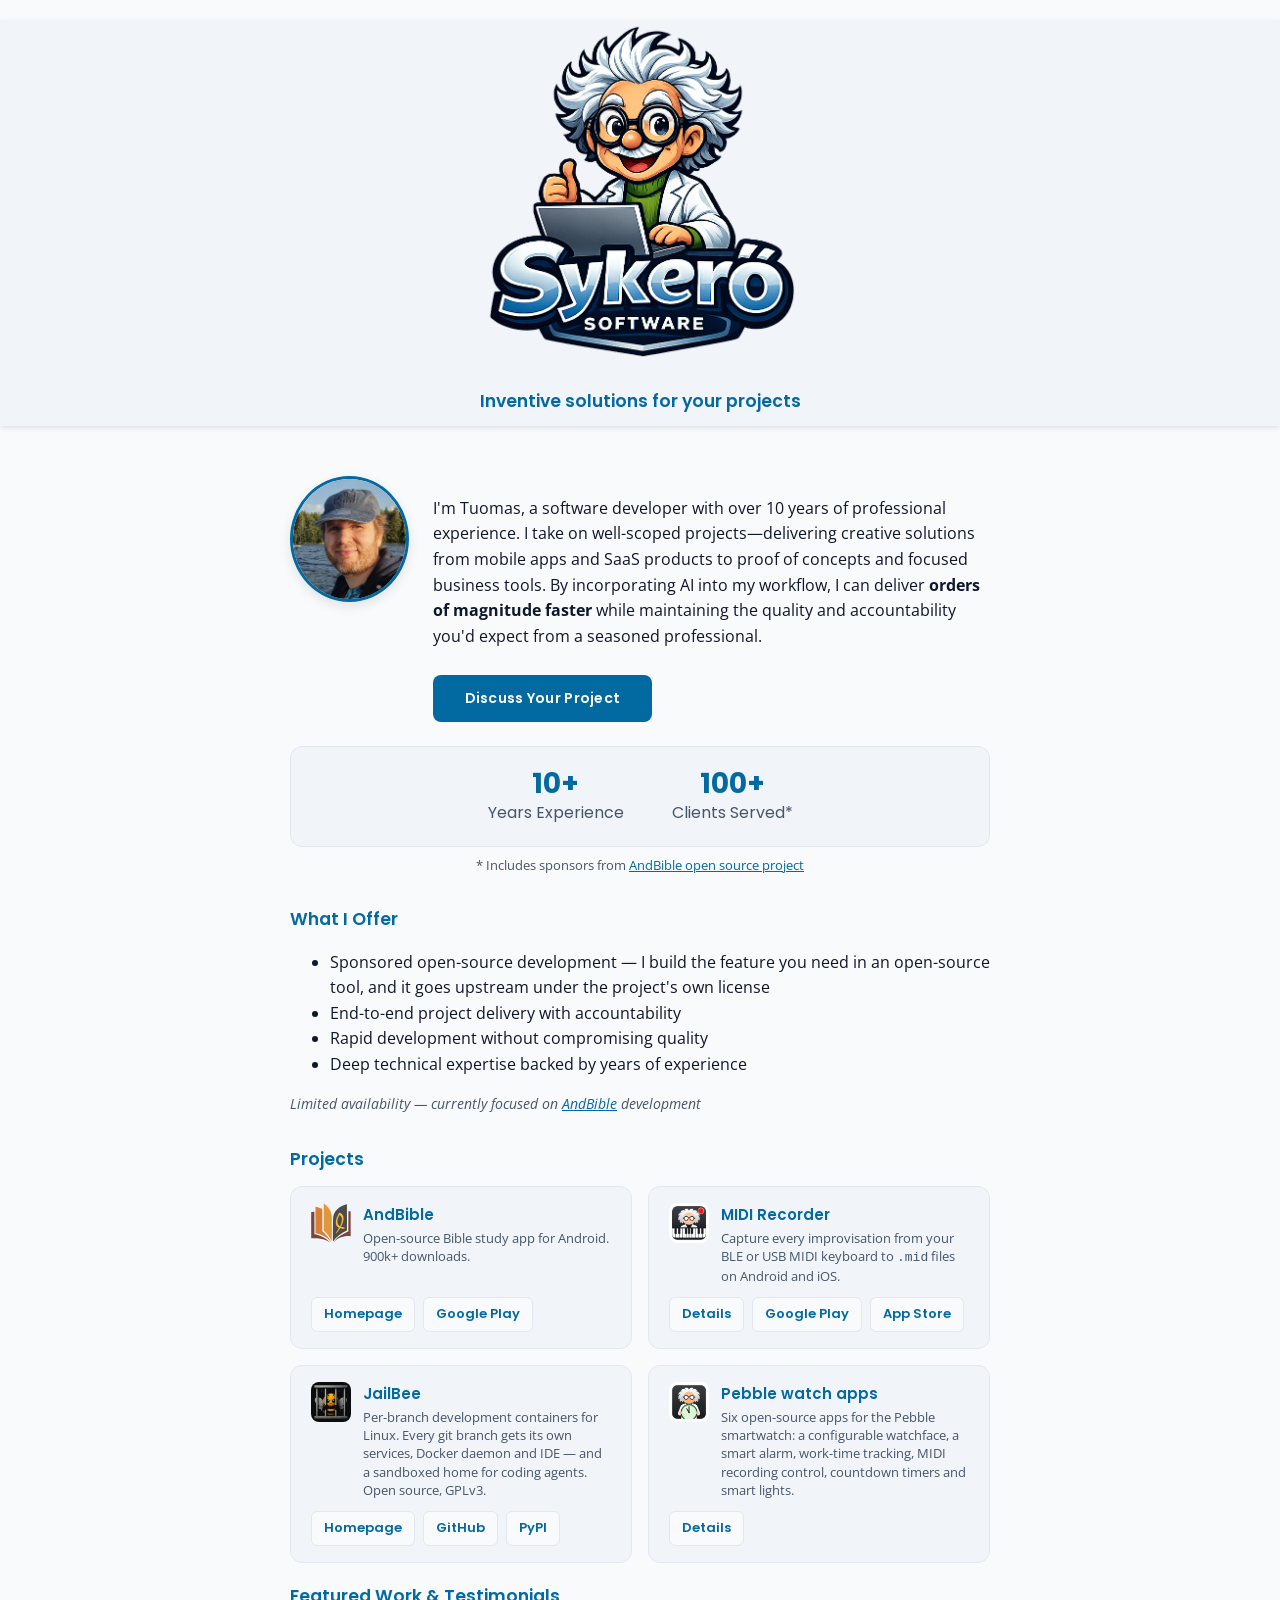
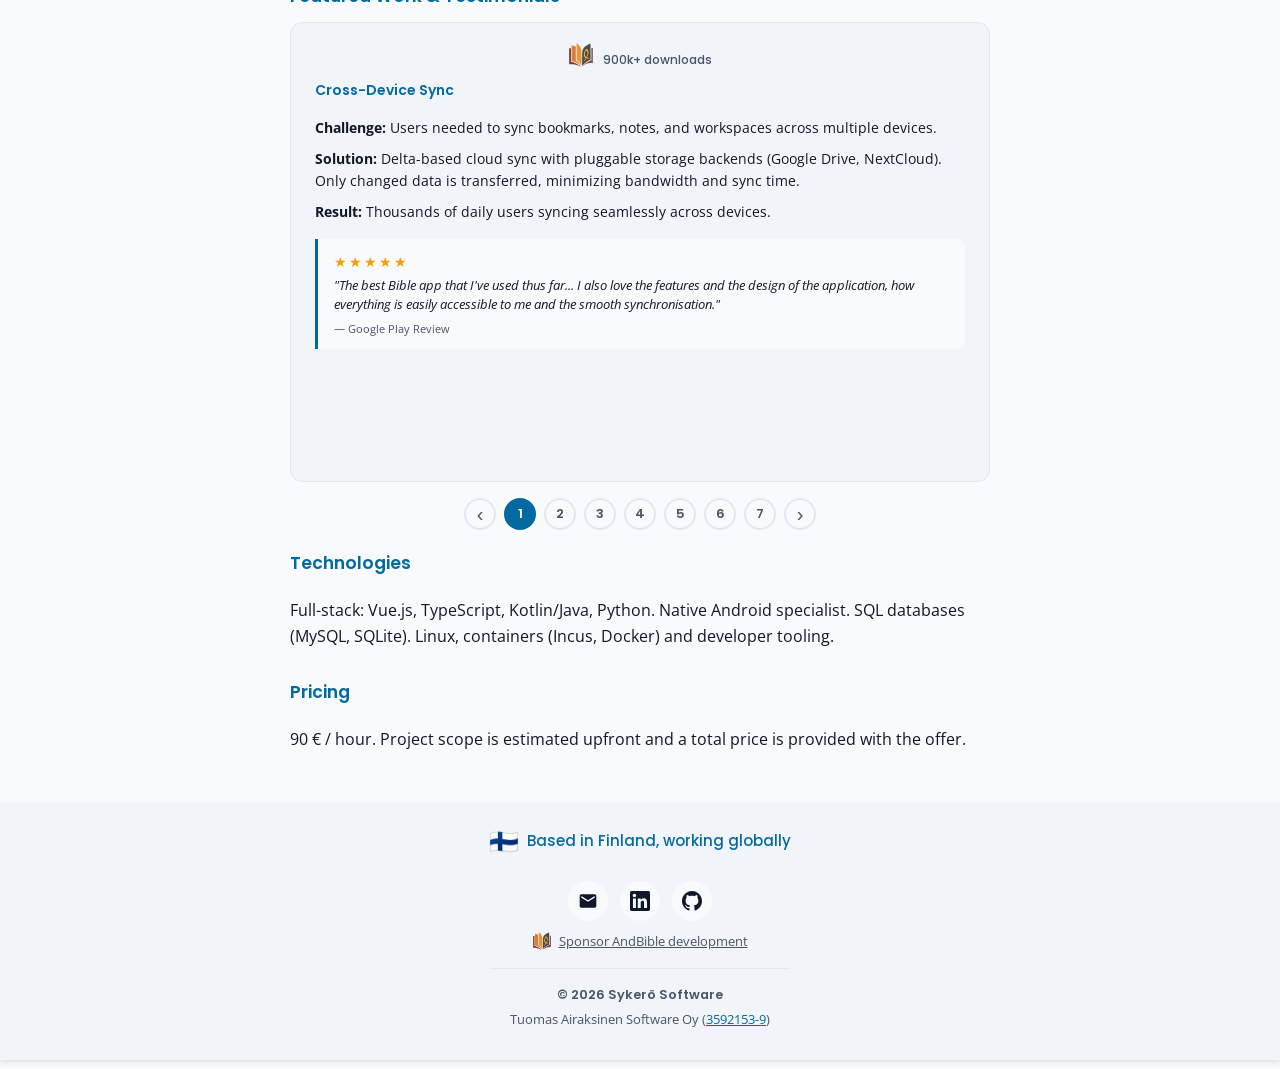
<file: index.html>
<!DOCTYPE html>
<html lang="en">
<head>
  <meta http-equiv="Content-Type" content="text/html; charset=utf-8"/>
  <meta name="viewport" content="width=device-width, initial-scale=1.0">

  <!-- Google tag (gtag.js) -->
  <script async src="https://www.googletagmanager.com/gtag/js?id=G-VLRV8C41C3"></script>
  <script>
    window.dataLayer = window.dataLayer || [];
    function gtag(){dataLayer.push(arguments);}
    gtag('js', new Date());
    gtag('config', 'G-VLRV8C41C3');
  </script>
  <meta name="description" content="Sykerö Software - Professional software development services. 10+ years of experience combined with AI-enhanced workflow for efficient, high-quality project delivery.">

  <title>Sykerö Software</title>

  <!-- Google Fonts -->
  <link rel="preconnect" href="https://fonts.googleapis.com">
  <link rel="preconnect" href="https://fonts.gstatic.com" crossorigin>
  <link href="https://fonts.googleapis.com/css2?family=Open+Sans:wght@400;600&family=Poppins:wght@500;600;700&display=swap" rel="stylesheet">

  <!-- Favicon -->
  <link rel="icon" type="image/x-icon" href="favicon.ico">
  <link rel="icon" type="image/png" sizes="32x32" href="favicon-32.png">

  <!-- Open Graph -->
  <meta property="og:title" content="Sykerö Software">
  <meta property="og:description" content="Professional software development services. 10+ years of experience combined with AI-enhanced workflow for efficient, high-quality project delivery.">
  <meta property="og:image" content="https://sykero.fi/sykerologo4.png">
  <meta property="og:url" content="https://sykero.fi">
  <meta property="og:type" content="website">

  <link rel="stylesheet" href="styles.css?v=20260420"/>
</head>
<body>
<header>
  <img src="sykerologo4.png" alt="Sykerö Software logo" class="logo"/>
  <h3>Inventive solutions for your projects</h3>
</header>
<div class="container">
  <div class="intro">
    <img src="naama.png" alt="Tuomas Airaksinen" class="profile-photo"/>
    <div class="intro-text">
      <p>I'm Tuomas, a software developer with over 10 years of professional experience.
        I take on well-scoped projects—delivering creative solutions from mobile apps and SaaS products to proof of concepts
        and focused business tools. By incorporating AI into my workflow, I can deliver
        <strong>orders of magnitude faster</strong> while maintaining the quality and accountability
        you'd expect from a seasoned professional.</p>
      <a href="mailto:tuomas@sykero.fi" class="cta-button">Discuss Your Project</a>
    </div>
  </div>

  <div class="stats-row">
    <div class="stat-item"><strong>10+</strong> Years Experience</div>
    <div class="stat-item"><strong>100+</strong> Clients Served*</div>
  </div>
  <p class="stats-note">* Includes sponsors from <a href="https://andbible.org/">AndBible open source project</a></p>

  <h3>What I Offer</h3>
  <ul>
    <li>Sponsored open-source development &mdash; I build the feature you need in an open-source tool, and it goes upstream under the project's own license</li>
    <li>End-to-end project delivery with accountability</li>
    <li>Rapid development without compromising quality</li>
    <li>Deep technical expertise backed by years of experience</li>
  </ul>
  <p class="availability-note">Limited availability — currently focused on <a href="https://andbible.org/">AndBible</a> development</p>

  <h3>Projects</h3>
  <div class="projects-grid">
    <div class="project-card">
      <div class="project-card-head">
        <img src="ablogo.svg" alt="AndBible" class="project-card-logo"/>
        <div>
          <h4>AndBible</h4>
          <p class="project-card-desc">Open-source Bible study app for Android. 900k+ downloads.</p>
        </div>
      </div>
      <div class="project-card-links">
        <a href="https://andbible.org/">Homepage</a>
        <a href="https://play.google.com/store/apps/details?id=net.bible.android.activity">Google Play</a>
      </div>
    </div>
    <div class="project-card">
      <div class="project-card-head">
        <img src="midirecorder-icon.png" alt="MIDI Recorder" class="project-card-logo project-card-logo-icon"/>
        <div>
          <h4>MIDI Recorder</h4>
          <p class="project-card-desc">Capture every improvisation from your BLE or USB MIDI keyboard to <code>.mid</code> files on Android and iOS.</p>
        </div>
      </div>
      <div class="project-card-links">
        <a href="midirecorder.html">Details</a>
        <a href="https://play.google.com/store/apps/details?id=fi.sykero.midirecorder">Google Play</a>
        <a href="https://apps.apple.com/us/app/midi-recorder-bluetooth-piano/id6784191099">App Store</a>
      </div>
    </div>
    <div class="project-card">
      <div class="project-card-head">
        <img src="jailbee-mark.png" alt="JailBee" class="project-card-logo project-card-logo-icon"/>
        <div>
          <h4>JailBee</h4>
          <p class="project-card-desc">Per-branch development containers for Linux. Every git branch gets its own services, Docker daemon and IDE &mdash; and a sandboxed home for coding agents. Open source, GPLv3.</p>
        </div>
      </div>
      <div class="project-card-links">
        <a href="https://jailbee.gisgro.io/">Homepage</a>
        <a href="https://github.com/VRTFinland/jailbee">GitHub</a>
        <a href="https://pypi.org/project/jailbee/">PyPI</a>
      </div>
    </div>
    <div class="project-card">
      <div class="project-card-head">
        <img src="pebble/timestyle-icon.png" alt="Pebble watch apps" class="project-card-logo project-card-logo-icon"/>
        <div>
          <h4>Pebble watch apps</h4>
          <p class="project-card-desc">Six open-source apps for the Pebble smartwatch: a configurable watchface, a smart alarm, work-time tracking, MIDI recording control, countdown timers and smart lights.</p>
        </div>
      </div>
      <div class="project-card-links">
        <a href="pebble.html">Details</a>
      </div>
    </div>
  </div>

  <h3>Featured Work & Testimonials</h3>
  <div class="case-carousel" id="case-carousel">
    <div class="case-study" id="case-1">
      <div class="case-header">
        <a href="https://andbible.org/"><img src="ablogo.svg" alt="AndBible" class="featured-logo"/></a>
        <span class="featured-stats">900k+ downloads</span>
      </div>
      <h4>Cross-Device Sync</h4>
      <p><strong>Challenge:</strong> Users needed to sync bookmarks, notes, and workspaces across multiple devices.</p>
      <p><strong>Solution:</strong> Delta-based cloud sync with pluggable storage backends (Google Drive, NextCloud). Only changed data is transferred, minimizing bandwidth and sync time.</p>
      <p><strong>Result:</strong> Thousands of daily users syncing seamlessly across devices.</p>
      <blockquote class="case-testimonial">
        <span class="stars">★★★★★</span>
        "The best Bible app that I've used thus far... I also love the features and the design of the application, how everything is easily accessible to me and the smooth synchronisation."
        <cite>— Google Play Review</cite>
      </blockquote>
    </div>

    <div class="case-study" id="case-2">
      <div class="case-header">
        <a href="https://andbible.org/"><img src="ablogo.svg" alt="AndBible" class="featured-logo"/></a>
        <span class="featured-stats">900k+ downloads</span>
      </div>
      <h4>Bookmarks & Highlights</h4>
      <p><strong>Challenge:</strong> Users needed a rich annotation system: highlights in different colors, notes, and organization by topic. Traditional apps only support whole-verse highlighting.</p>
      <p><strong>Solution:</strong> Character-level precision for text selection, overlapping highlights with CSS/SVG layers, label system for categorization, and StudyPad for collecting notes into documents.</p>
      <p><strong>Result:</strong> Flexible annotation system that scales to thousands of bookmarks with search, export, and cross-device sync.</p>
      <blockquote class="case-testimonial">
        <span class="stars">★★★★★</span>
        "Really appreciate the app... the ability to have personalized bookmarks and make personal notes. I also like the ability to backup the bookmarks and notes."
        <cite>— Google Play Review</cite>
      </blockquote>
    </div>

    <div class="case-study" id="case-3">
      <div class="case-header">
        <a href="https://andbible.org/"><img src="ablogo.svg" alt="AndBible" class="featured-logo"/></a>
        <span class="featured-stats">900k+ downloads</span>
      </div>
      <h4>EPUB Support</h4>
      <p><strong>Challenge:</strong> Users wanted to read EPUB books alongside Bible texts, but the existing architecture only supported specific formats.</p>
      <p><strong>Solution:</strong> Adapter pattern integration into the existing architecture. EPUB files appear as native objects—no changes needed to upper layers. Performance optimized via fragmentation, compression, and SQLite indexing.</p>
      <p><strong>Result:</strong> Seamless format support with full-text search. Same architecture now powers MySword and MyBible formats too.</p>
      <blockquote class="case-testimonial">
        <span class="stars">★★★★★</span>
        "Being able to add my own epubs and the scripture references auto hyperlink is wonderful!"
        <cite>— Google Play Review</cite>
      </blockquote>
    </div>

    <div class="case-study" id="case-4">
      <div class="case-header">
        <a href="https://andbible.org/"><img src="ablogo.svg" alt="AndBible" class="featured-logo"/></a>
        <span class="featured-stats">900k+ downloads</span>
      </div>
      <h4>Workspaces</h4>
      <p><strong>Challenge:</strong> Users needed to manage multiple study environments—for daily reading, deep analysis, and different contexts.</p>
      <p><strong>Solution:</strong> Workspaces feature: unlimited environments with their own windows, settings, and reading positions. Quick context switching with swipe gestures, drag-and-drop arrangement.</p>
      <p><strong>Result:</strong> Modern workspace concept for mobile Bible study. Users can customize environments for different needs.</p>
      <blockquote class="case-testimonial">
        <span class="stars">★★★★★</span>
        "Love the app, all the features are amazing. I love that you can hide highlights in different workspaces, so hard to find that feature!"
        <cite>— Google Play Review</cite>
      </blockquote>
    </div>

    <div class="case-study" id="case-5">
      <div class="case-header">
        <a href="https://andbible.org/"><img src="ablogo.svg" alt="AndBible" class="featured-logo"/></a>
        <span class="featured-stats">900k+ downloads</span>
      </div>
      <h4>Vue.js Rendering Engine</h4>
      <p><strong>Challenge:</strong> Complex XML data (OSIS, TEI formats) needed flexible rendering in a mobile app. Traditional solutions required heavy parsing or static template mappings.</p>
      <p><strong>Solution:</strong> Vue.js rendering system that transforms XML directly into Vue components dynamically. Modular architecture: each OSIS/TEI element is an independent component.</p>
      <p><strong>Result:</strong> Maintainable architecture that handles complex XML formats. Adding new features is straightforward—XML structure defines the UI.</p>
      <blockquote class="case-testimonial">
        <span class="stars">★★★★★</span>
        "Hands down, my favourite! Easy, quick, no loading... great customization, a single tap to open or close other documents."
        <cite>— Google Play Review</cite>
      </blockquote>
    </div>

    <div class="case-study" id="case-6">
      <div class="case-header">
        <a href="midirecorder.html"><img src="midirecorder-icon.png" alt="MIDI Recorder" class="featured-logo" style="border-radius: 6px;"/></a>
        <span class="featured-stats">New project</span>
      </div>
      <h4>MIDI Recorder — Real-time BLE &amp; USB MIDI capture</h4>
      <p><strong>Challenge:</strong> Help improvising musicians keep every spontaneous idea on tape. Record Bluetooth and USB MIDI keyboards directly to Standard MIDI Files on both Android and iOS, with accurate timing and no studio overhead.</p>
      <p><strong>Solution:</strong> A Kotlin Multiplatform core shared by both apps, with BLE timestamp-based tick computation (not wall-clock), silence-based auto-stop, first-note smart start, pedal-triggered start/stop, metronome, a live staff view with real-time chord analysis, and a home-screen mini view of the app on the launcher.</p>
      <p><strong>Result:</strong> A focused utility that plays nicely with any DAW — no accounts, no cloud lock-in, and every feature is free. Shipping on Google Play and the App Store. <a href="midirecorder.html">Read more &rarr;</a></p>
      <blockquote class="case-testimonial">
        <span class="stars">★★★★★</span>
        "Fantastic! Perfect notepad, automatic export to .mid, metronome. No crashes, easy to use, also accepts MIDI over Bluetooth. A real treat!"
        <cite>&mdash; Google Play Review</cite>
      </blockquote>
    </div>

    <div class="case-study" id="case-7">
      <div class="case-header">
        <a href="https://jailbee.gisgro.io/"><img src="jailbee-mark.png" alt="JailBee" class="featured-logo" style="border-radius: 6px;"/></a>
        <span class="featured-stats">Open source &middot; GPLv3</span>
      </div>
      <h4>JailBee &mdash; One container per branch</h4>
      <p><strong>Challenge:</strong> Working on several branches at once collapses into port conflicts, shared database state and twenty-minute branch switches. At the same time, AI coding agents need a real sandbox rather than trust: their reach into the machine and the network has to be bounded, or you cannot leave one working on its own.</p>
      <p><strong>Solution:</strong> Every branch gets its own Incus system container, cloned copy-on-write from a single golden image &mdash; its own services, its own Docker daemon, its own IDE and browser through Wayland passthrough. A git bridge moves commits straight between host and container, submodules included, a kernel-level egress allowlist bounds what the container can reach, and one dashboard covers every project.</p>
      <p><strong>Result:</strong> Several full stacks running in parallel on a single host, a new container up in about a minute, and coding agents left to work unattended behind a strict allowlist. Designed and built by me at GISGRO Oy, released as open source under GPLv3 and installable from PyPI. <a href="https://jailbee.gisgro.io/">jailbee.gisgro.io &rarr;</a></p>
    </div>
  </div>
  <div class="carousel-pagination">
    <button class="pagination-arrow" id="prev-btn" title="Previous">&#8249;</button>
    <button class="pagination-btn active" data-index="0" title="Cross-Device Sync">1</button>
    <button class="pagination-btn" data-index="1" title="Bookmarks & Highlights">2</button>
    <button class="pagination-btn" data-index="2" title="EPUB Support">3</button>
    <button class="pagination-btn" data-index="3" title="Workspaces">4</button>
    <button class="pagination-btn" data-index="4" title="Vue.js Rendering Engine">5</button>
    <button class="pagination-btn" data-index="5" title="MIDI Recorder">6</button>
    <button class="pagination-btn" data-index="6" title="JailBee">7</button>
    <button class="pagination-arrow" id="next-btn" title="Next">&#8250;</button>
  </div>

  <h3>Technologies</h3>
  <p>Full-stack: Vue.js, TypeScript, Kotlin/Java, Python. Native Android specialist. SQL databases (MySQL, SQLite). Linux, containers (Incus, Docker) and developer tooling.</p>

  <h3>Pricing</h3>
  <p>90 € / hour. Project scope is estimated upfront and a total price is provided with the offer.</p>
</div>
<footer>
  <div class="footer-contact">
    <p class="footer-location"><span class="flag">🇫🇮</span> Based in Finland, working globally</p>
  </div>
  <div class="social-links">
    <a href="mailto:tuomas@sykero.fi" title="Email" class="social-link">
      <svg viewBox="0 0 24 24" fill="currentColor">
        <path d="M20 4H4c-1.1 0-2 .9-2 2v12c0 1.1.9 2 2 2h16c1.1 0 2-.9 2-2V6c0-1.1-.9-2-2-2zm0 4l-8 5-8-5V6l8 5 8-5v2z"/>
      </svg>
    </a>
    <a href="https://www.linkedin.com/in/tuomasairaksinen/" title="LinkedIn" class="social-link">
      <svg viewBox="0 0 24 24" fill="currentColor">
        <path d="M20.447 20.452h-3.554v-5.569c0-1.328-.027-3.037-1.852-3.037-1.853 0-2.136 1.445-2.136 2.939v5.667H9.351V9h3.414v1.561h.046c.477-.9 1.637-1.85 3.37-1.85 3.601 0 4.267 2.37 4.267 5.455v6.286zM5.337 7.433c-1.144 0-2.063-.926-2.063-2.065 0-1.138.92-2.063 2.063-2.063 1.14 0 2.064.925 2.064 2.063 0 1.139-.925 2.065-2.064 2.065zm1.782 13.019H3.555V9h3.564v11.452zM22.225 0H1.771C.792 0 0 .774 0 1.729v20.542C0 23.227.792 24 1.771 24h20.451C23.2 24 24 23.227 24 22.271V1.729C24 .774 23.2 0 22.222 0h.003z"/>
      </svg>
    </a>
    <a href="https://github.com/tuomas2" title="GitHub" class="social-link">
      <svg viewBox="0 0 24 24" fill="currentColor">
        <path d="M12 0c-6.626 0-12 5.373-12 12 0 5.302 3.438 9.8 8.207 11.387.599.111.793-.261.793-.577v-2.234c-3.338.726-4.033-1.416-4.033-1.416-.546-1.387-1.333-1.756-1.333-1.756-1.089-.745.083-.729.083-.729 1.205.084 1.839 1.237 1.839 1.237 1.07 1.834 2.807 1.304 3.492.997.107-.775.418-1.305.762-1.604-2.665-.305-5.467-1.334-5.467-5.931 0-1.311.469-2.381 1.236-3.221-.124-.303-.535-1.524.117-3.176 0 0 1.008-.322 3.301 1.23.957-.266 1.983-.399 3.003-.404 1.02.005 2.047.138 3.006.404 2.291-1.552 3.297-1.23 3.297-1.23.653 1.653.242 2.874.118 3.176.77.84 1.235 1.911 1.235 3.221 0 4.609-2.807 5.624-5.479 5.921.43.372.823 1.102.823 2.222v3.293c0 .319.192.694.801.576 4.765-1.589 8.199-6.086 8.199-11.386 0-6.627-5.373-12-12-12z"/>
      </svg>
    </a>
  </div>
  <p class="footer-andbible"><img src="ablogo.svg" alt="" class="footer-andbible-logo"/><a href="https://shop.andbible.org/">Sponsor AndBible development</a></p>
  <div class="footer-text">
    <div class="footer-brand">© 2026 Sykerö Software</div>
    <div class="footer-legal">Tuomas Airaksinen Software Oy (<a href="https://tietopalvelu.ytj.fi/yritys/3592153-9">3592153-9</a>)</div>
  </div>
</footer>
<script>
(function() {
  const carousel = document.getElementById('case-carousel');
  const buttons = document.querySelectorAll('.pagination-btn');
  const cases = carousel.querySelectorAll('.case-study');
  const prevBtn = document.getElementById('prev-btn');
  const nextBtn = document.getElementById('next-btn');
  let currentIndex = 0;

  function goTo(index) {
    // Wrap around for cyclic navigation
    if (index < 0) index = cases.length - 1;
    if (index >= cases.length) index = 0;
    currentIndex = index;
    cases[index].scrollIntoView({ behavior: 'smooth', inline: 'start', block: 'nearest' });
    updateButtons();
  }

  function updateButtons() {
    buttons.forEach((btn, i) => {
      btn.classList.toggle('active', i === currentIndex);
    });
  }

  // Click handler for pagination buttons
  buttons.forEach(btn => {
    btn.addEventListener('click', () => {
      goTo(parseInt(btn.dataset.index));
    });
  });

  // Arrow buttons
  prevBtn.addEventListener('click', () => goTo(currentIndex - 1));
  nextBtn.addEventListener('click', () => goTo(currentIndex + 1));

  // Update active button on scroll
  carousel.addEventListener('scroll', () => {
    const scrollLeft = carousel.scrollLeft;
    const cardWidth = cases[0].offsetWidth + 16;
    currentIndex = Math.round(scrollLeft / cardWidth);
    updateButtons();
  });

  updateButtons();
})();
</script>
</body>
</html>
</file>
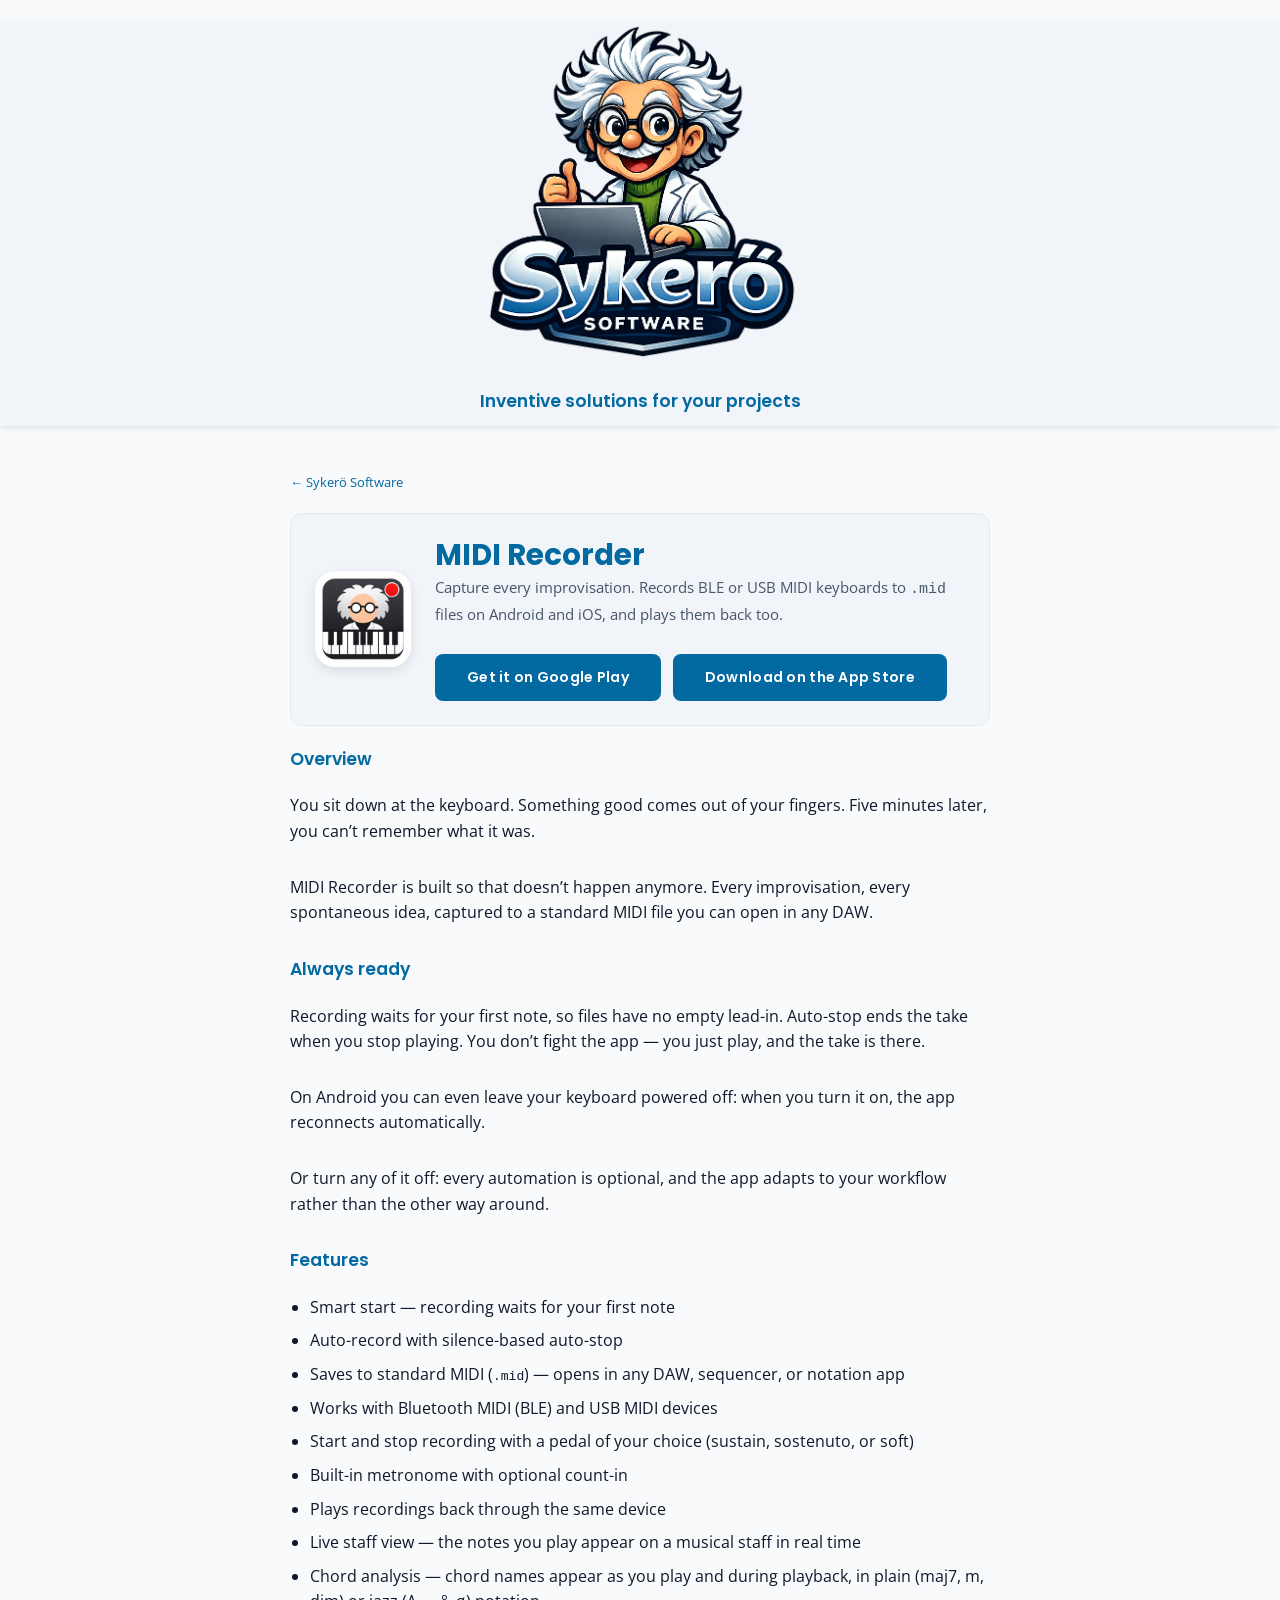
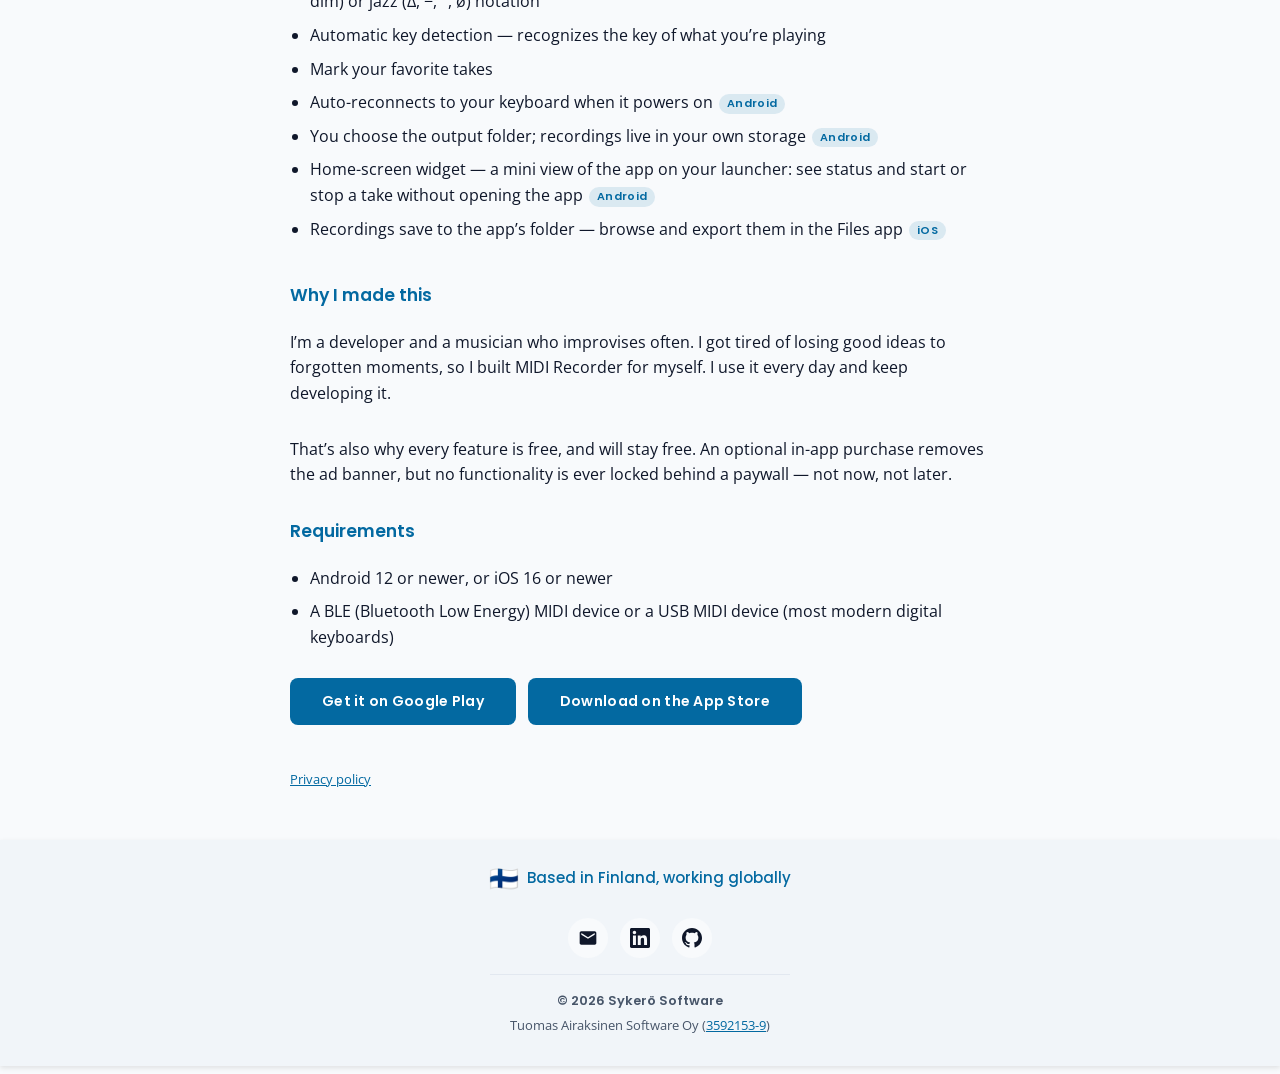
<file: midirecorder.html>
<!DOCTYPE html>
<html lang="en">
<head>
  <meta http-equiv="Content-Type" content="text/html; charset=utf-8"/>
  <meta name="viewport" content="width=device-width, initial-scale=1.0">

  <!-- Google tag (gtag.js) -->
  <script async src="https://www.googletagmanager.com/gtag/js?id=G-VLRV8C41C3"></script>
  <script>
    window.dataLayer = window.dataLayer || [];
    function gtag(){dataLayer.push(arguments);}
    gtag('js', new Date());
    gtag('config', 'G-VLRV8C41C3');
  </script>
  <meta name="description" content="MIDI Recorder for Android and iOS — capture every improvisation from your BLE or USB MIDI keyboard to a Standard MIDI File (.mid). Built by Sykerö Software.">

  <title>MIDI Recorder — Sykerö Software</title>

  <!-- Google Fonts -->
  <link rel="preconnect" href="https://fonts.googleapis.com">
  <link rel="preconnect" href="https://fonts.gstatic.com" crossorigin>
  <link href="https://fonts.googleapis.com/css2?family=Open+Sans:wght@400;600&family=Poppins:wght@500;600;700&display=swap" rel="stylesheet">

  <!-- Favicon -->
  <link rel="icon" type="image/x-icon" href="favicon.ico">
  <link rel="icon" type="image/png" sizes="32x32" href="favicon-32.png">

  <!-- Open Graph -->
  <meta property="og:title" content="MIDI Recorder — Sykerö Software">
  <meta property="og:description" content="Capture every improvisation. Records BLE or USB MIDI keyboards to Standard MIDI File (.mid) on Android and iOS, and plays them back through the same device.">
  <meta property="og:image" content="https://sykero.fi/midirecorder-icon.png">
  <meta property="og:url" content="https://sykero.fi/midirecorder.html">
  <meta property="og:type" content="website">

  <link rel="stylesheet" href="styles.css?v=20260420"/>
  <style>
    .project-hero {
      display: flex;
      align-items: center;
      gap: 24px;
      margin-top: 20px;
      padding: 24px;
      background-color: var(--highlight-background-color);
      border: 1px solid var(--border-color);
      border-radius: 12px;
    }
    .project-hero-icon {
      width: 96px;
      height: 96px;
      border-radius: 20px;
      flex-shrink: 0;
      box-shadow: 0 4px 12px rgba(0, 0, 0, 0.1);
    }
    .project-hero-text h1 {
      font-family: var(--font-heading);
      font-size: 22pt;
      font-weight: 700;
      color: var(--highlight-text-color);
      margin: 0;
      padding: 0 0 4px 0;
      line-height: 1.15;
    }
    .project-hero-text .tagline {
      font-size: 15px;
      color: var(--text-muted);
      margin: 0;
      padding: 0 0 12px 0;
    }
    .store-buttons {
      display: flex;
      flex-wrap: wrap;
      gap: 12px;
      margin-top: 16px;
    }
    .store-buttons .cta-button {
      margin-top: 0;
    }
    .feature-list {
      padding-left: 20px;
    }
    .feature-list li {
      padding: 4px 0;
    }
    .platform-note {
      display: inline-block;
      font-family: var(--font-heading);
      font-size: 11px;
      font-weight: 600;
      letter-spacing: 0.03em;
      color: var(--highlight-text-color);
      background-color: rgba(3, 105, 161, 0.12);
      border-radius: 999px;
      padding: 1px 8px;
      margin-left: 6px;
      white-space: nowrap;
      vertical-align: 1px;
    }
    .breadcrumb {
      font-size: 13px;
      color: var(--text-muted);
      padding: 16px 0 0 0;
    }
    .breadcrumb a {
      text-decoration: none;
    }
    @media (max-width: 600px) {
      .project-hero {
        flex-direction: column;
        text-align: center;
        gap: 16px;
      }
      .project-hero-icon {
        width: 80px;
        height: 80px;
      }
      .project-hero-text h1 {
        font-size: 18pt;
      }
      .store-buttons {
        justify-content: center;
      }
    }
  </style>
</head>
<body>
<header>
  <a href="index.html"><img src="sykerologo4.png" alt="Sykerö Software logo" class="logo"/></a>
  <h3>Inventive solutions for your projects</h3>
</header>
<div class="container">
  <p class="breadcrumb"><a href="index.html">&larr; Sykerö Software</a></p>

  <div class="project-hero">
    <img src="midirecorder-icon.png" alt="MIDI Recorder app icon" class="project-hero-icon"/>
    <div class="project-hero-text">
      <h1>MIDI Recorder</h1>
      <p class="tagline">Capture every improvisation. Records BLE or USB MIDI keyboards to <code>.mid</code> files on Android and iOS, and plays them back too.</p>
      <div class="store-buttons">
        <a href="https://play.google.com/store/apps/details?id=fi.sykero.midirecorder" class="cta-button">Get it on Google Play</a>
        <a href="https://apps.apple.com/us/app/midi-recorder-bluetooth-piano/id6784191099" class="cta-button">Download on the App Store</a>
      </div>
    </div>
  </div>

  <h3>Overview</h3>
  <p>You sit down at the keyboard. Something good comes out of your fingers. Five minutes later, you can’t remember what it was.</p>
  <p>MIDI Recorder is built so that doesn’t happen anymore. Every improvisation, every spontaneous idea, captured to a standard MIDI file you can open in any DAW.</p>

  <h3>Always ready</h3>
  <p>Recording waits for your first note, so files have no empty lead-in. Auto-stop ends the take when you stop playing. You don’t fight the app — you just play, and the take is there.</p>
  <p>On Android you can even leave your keyboard powered off: when you turn it on, the app reconnects automatically.</p>
  <p>Or turn any of it off: every automation is optional, and the app adapts to your workflow rather than the other way around.</p>

  <h3>Features</h3>
  <ul class="feature-list">
    <li>Smart start — recording waits for your first note</li>
    <li>Auto-record with silence-based auto-stop</li>
    <li>Saves to standard MIDI (<code>.mid</code>) — opens in any DAW, sequencer, or notation app</li>
    <li>Works with Bluetooth MIDI (BLE) and USB MIDI devices</li>
    <li>Start and stop recording with a pedal of your choice (sustain, sostenuto, or soft)</li>
    <li>Built-in metronome with optional count-in</li>
    <li>Plays recordings back through the same device</li>
    <li>Live staff view — the notes you play appear on a musical staff in real time</li>
    <li>Chord analysis — chord names appear as you play and during playback, in plain (maj7, m, dim) or jazz (Δ, −, °, ø) notation</li>
    <li>Automatic key detection — recognizes the key of what you’re playing</li>
    <li>Mark your favorite takes</li>
    <li>Auto-reconnects to your keyboard when it powers on<span class="platform-note">Android</span></li>
    <li>You choose the output folder; recordings live in your own storage<span class="platform-note">Android</span></li>
    <li>Home-screen widget — a mini view of the app on your launcher: see status and start or stop a take without opening the app<span class="platform-note">Android</span></li>
    <li>Recordings save to the app’s folder — browse and export them in the Files app<span class="platform-note">iOS</span></li>
  </ul>

  <h3>Why I made this</h3>
  <p>I’m a developer and a musician who improvises often. I got tired of losing good ideas to forgotten moments, so I built MIDI Recorder for myself. I use it every day and keep developing it.</p>
  <p>That’s also why every feature is free, and will stay free. An optional in-app purchase removes the ad banner, but no functionality is ever locked behind a paywall — not now, not later.</p>

  <h3>Requirements</h3>
  <ul class="feature-list">
    <li>Android 12 or newer, or iOS 16 or newer</li>
    <li>A BLE (Bluetooth Low Energy) MIDI device or a USB MIDI device (most modern digital keyboards)</li>
  </ul>

  <div class="store-buttons" style="margin-top: 24px;">
    <a href="https://play.google.com/store/apps/details?id=fi.sykero.midirecorder" class="cta-button">Get it on Google Play</a>
    <a href="https://apps.apple.com/us/app/midi-recorder-bluetooth-piano/id6784191099" class="cta-button">Download on the App Store</a>
  </div>

  <p style="margin-top: 24px; font-size: 13px; color: var(--text-muted);"><a href="midirecorder/privacy.html">Privacy policy</a></p>
</div>
<footer>
  <div class="footer-contact">
    <p class="footer-location"><span class="flag">&#127467;&#127470;</span> Based in Finland, working globally</p>
  </div>
  <div class="social-links">
    <a href="mailto:tuomas@sykero.fi" title="Email" class="social-link">
      <svg viewBox="0 0 24 24" fill="currentColor">
        <path d="M20 4H4c-1.1 0-2 .9-2 2v12c0 1.1.9 2 2 2h16c1.1 0 2-.9 2-2V6c0-1.1-.9-2-2-2zm0 4l-8 5-8-5V6l8 5 8-5v2z"/>
      </svg>
    </a>
    <a href="https://www.linkedin.com/in/tuomasairaksinen/" title="LinkedIn" class="social-link">
      <svg viewBox="0 0 24 24" fill="currentColor">
        <path d="M20.447 20.452h-3.554v-5.569c0-1.328-.027-3.037-1.852-3.037-1.853 0-2.136 1.445-2.136 2.939v5.667H9.351V9h3.414v1.561h.046c.477-.9 1.637-1.85 3.37-1.85 3.601 0 4.267 2.37 4.267 5.455v6.286zM5.337 7.433c-1.144 0-2.063-.926-2.063-2.065 0-1.138.92-2.063 2.063-2.063 1.14 0 2.064.925 2.064 2.063 0 1.139-.925 2.065-2.064 2.065zm1.782 13.019H3.555V9h3.564v11.452zM22.225 0H1.771C.792 0 0 .774 0 1.729v20.542C0 23.227.792 24 1.771 24h20.451C23.2 24 24 23.227 24 22.271V1.729C24 .774 23.2 0 22.222 0h.003z"/>
      </svg>
    </a>
    <a href="https://github.com/tuomas2" title="GitHub" class="social-link">
      <svg viewBox="0 0 24 24" fill="currentColor">
        <path d="M12 0c-6.626 0-12 5.373-12 12 0 5.302 3.438 9.8 8.207 11.387.599.111.793-.261.793-.577v-2.234c-3.338.726-4.033-1.416-4.033-1.416-.546-1.387-1.333-1.756-1.333-1.756-1.089-.745.083-.729.083-.729 1.205.084 1.839 1.237 1.839 1.237 1.07 1.834 2.807 1.304 3.492.997.107-.775.418-1.305.762-1.604-2.665-.305-5.467-1.334-5.467-5.931 0-1.311.469-2.381 1.236-3.221-.124-.303-.535-1.524.117-3.176 0 0 1.008-.322 3.301 1.23.957-.266 1.983-.399 3.003-.404 1.02.005 2.047.138 3.006.404 2.291-1.552 3.297-1.23 3.297-1.23.653 1.653.242 2.874.118 3.176.77.84 1.235 1.911 1.235 3.221 0 4.609-2.807 5.624-5.479 5.921.43.372.823 1.102.823 2.222v3.293c0 .319.192.694.801.576 4.765-1.589 8.199-6.086 8.199-11.386 0-6.627-5.373-12-12-12z"/>
      </svg>
    </a>
  </div>
  <div class="footer-text">
    <div class="footer-brand">&copy; 2026 Sykerö Software</div>
    <div class="footer-legal">Tuomas Airaksinen Software Oy (<a href="https://tietopalvelu.ytj.fi/yritys/3592153-9">3592153-9</a>)</div>
  </div>
</footer>
</body>
</html>
</file>
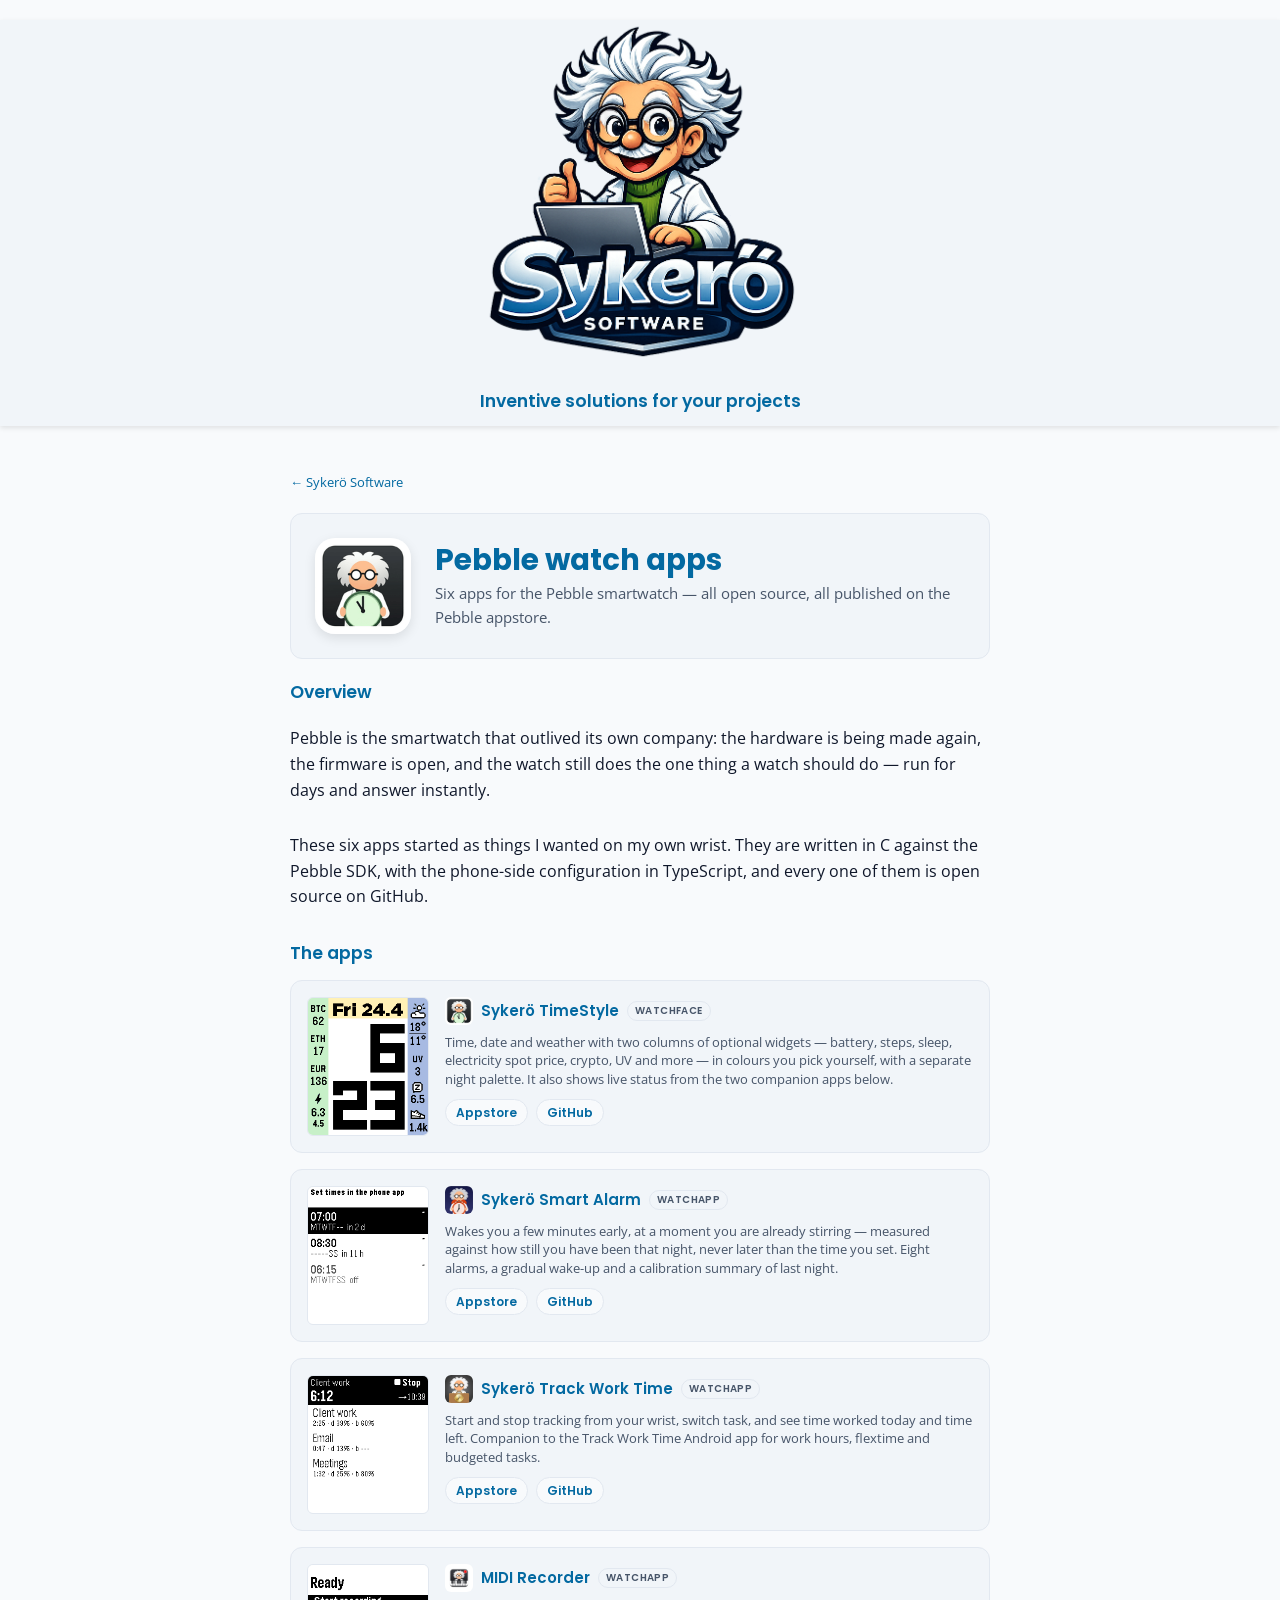
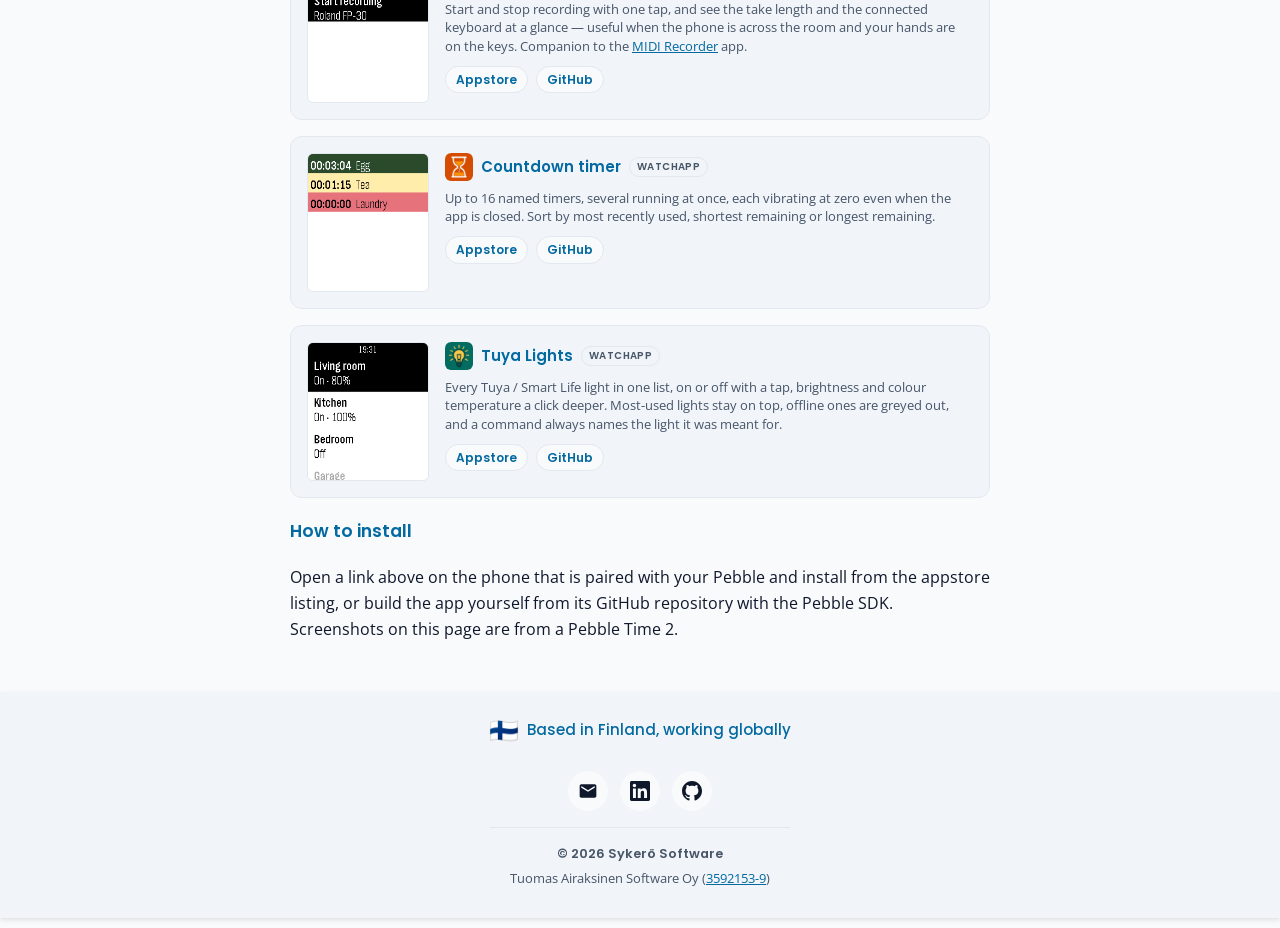
<file: pebble.html>
<!DOCTYPE html>
<html lang="en">
<head>
  <meta http-equiv="Content-Type" content="text/html; charset=utf-8"/>
  <meta name="viewport" content="width=device-width, initial-scale=1.0">

  <!-- Google tag (gtag.js) -->
  <script async src="https://www.googletagmanager.com/gtag/js?id=G-VLRV8C41C3"></script>
  <script>
    window.dataLayer = window.dataLayer || [];
    function gtag(){dataLayer.push(arguments);}
    gtag('js', new Date());
    gtag('config', 'G-VLRV8C41C3');
  </script>
  <meta name="description" content="Six open-source apps for the Pebble smartwatch — a configurable watchface, a smart alarm, work-time tracking, MIDI recording control, countdown timers and smart-light control. Built by Sykerö Software.">

  <title>Pebble watch apps — Sykerö Software</title>

  <!-- Google Fonts -->
  <link rel="preconnect" href="https://fonts.googleapis.com">
  <link rel="preconnect" href="https://fonts.gstatic.com" crossorigin>
  <link href="https://fonts.googleapis.com/css2?family=Open+Sans:wght@400;600&family=Poppins:wght@500;600;700&display=swap" rel="stylesheet">

  <!-- Favicon -->
  <link rel="icon" type="image/x-icon" href="favicon.ico">
  <link rel="icon" type="image/png" sizes="32x32" href="favicon-32.png">

  <!-- Open Graph -->
  <meta property="og:title" content="Pebble watch apps — Sykerö Software">
  <meta property="og:description" content="Six open-source apps for the Pebble smartwatch: a configurable watchface, a smart alarm, work-time tracking, MIDI recording control, countdown timers and smart-light control.">
  <meta property="og:image" content="https://sykero.fi/pebble/timestyle-icon.png">
  <meta property="og:url" content="https://sykero.fi/pebble.html">
  <meta property="og:type" content="website">

  <link rel="stylesheet" href="styles.css?v=20260420"/>
  <style>
    .project-hero {
      display: flex;
      align-items: center;
      gap: 24px;
      margin-top: 20px;
      padding: 24px;
      background-color: var(--highlight-background-color);
      border: 1px solid var(--border-color);
      border-radius: 12px;
    }
    .project-hero-icon {
      width: 96px;
      height: 96px;
      border-radius: 20px;
      flex-shrink: 0;
      box-shadow: 0 4px 12px rgba(0, 0, 0, 0.1);
    }
    .project-hero-text h1 {
      font-family: var(--font-heading);
      font-size: 22pt;
      font-weight: 700;
      color: var(--highlight-text-color);
      margin: 0;
      padding: 0 0 4px 0;
      line-height: 1.15;
    }
    .project-hero-text .tagline {
      font-size: 15px;
      color: var(--text-muted);
      margin: 0;
      padding: 0;
    }
    .breadcrumb {
      font-size: 13px;
      color: var(--text-muted);
      padding: 16px 0 0 0;
    }
    .breadcrumb a {
      text-decoration: none;
    }
    .app-grid {
      display: grid;
      grid-template-columns: 1fr;
      gap: 16px;
      margin-top: 12px;
    }
    .app-entry {
      display: flex;
      gap: 16px;
      padding: 16px;
      background-color: var(--highlight-background-color);
      border: 1px solid var(--border-color);
      border-radius: 12px;
    }
    .app-shot {
      width: 120px;
      height: 137px;
      flex-shrink: 0;
      border: 1px solid var(--border-color);
      border-radius: 6px;
      image-rendering: -webkit-optimize-contrast;
    }
    .app-body {
      min-width: 0;
    }
    .app-title {
      display: flex;
      align-items: center;
      flex-wrap: wrap;
      gap: 8px;
    }
    .app-title img {
      width: 28px;
      height: 28px;
      border-radius: 6px;
      flex-shrink: 0;
    }
    .app-title h4 {
      font-family: var(--font-heading);
      font-size: 15px;
      font-weight: 600;
      color: var(--highlight-text-color);
      margin: 0;
      padding: 0;
    }
    .app-kind {
      display: inline-block;
      font-family: var(--font-heading);
      font-size: 10px;
      font-weight: 600;
      letter-spacing: 0.04em;
      text-transform: uppercase;
      color: var(--text-muted);
      border: 1px solid var(--border-color);
      border-radius: 999px;
      padding: 1px 7px;
      white-space: nowrap;
    }
    .app-desc {
      font-size: 13px;
      line-height: 1.45;
      color: var(--text-muted);
      margin: 8px 0 0 0;
      padding: 0;
    }
    .app-links {
      display: flex;
      flex-wrap: wrap;
      gap: 8px;
      margin-top: 10px;
    }
    .app-links a {
      font-family: var(--font-heading);
      font-size: 12px;
      font-weight: 600;
      text-decoration: none;
      border: 1px solid var(--border-color);
      border-radius: 999px;
      padding: 3px 10px;
      background-color: var(--background-color);
    }
    @media (max-width: 600px) {
      .project-hero {
        flex-direction: column;
        text-align: center;
        gap: 16px;
      }
      .project-hero-icon {
        width: 80px;
        height: 80px;
      }
      .project-hero-text h1 {
        font-size: 18pt;
      }
    }
  </style>
</head>
<body>
<header>
  <a href="index.html"><img src="sykerologo4.png" alt="Sykerö Software logo" class="logo"/></a>
  <h3>Inventive solutions for your projects</h3>
</header>
<div class="container">
  <p class="breadcrumb"><a href="index.html">&larr; Sykerö Software</a></p>

  <div class="project-hero">
    <img src="pebble/timestyle-icon.png" alt="Sykerö TimeStyle app icon" class="project-hero-icon"/>
    <div class="project-hero-text">
      <h1>Pebble watch apps</h1>
      <p class="tagline">Six apps for the Pebble smartwatch &mdash; all open source, all published on the Pebble appstore.</p>
    </div>
  </div>

  <h3>Overview</h3>
  <p>Pebble is the smartwatch that outlived its own company: the hardware is being made again, the firmware is open, and the watch still does the one thing a watch should do &mdash; run for days and answer instantly.</p>
  <p>These six apps started as things I wanted on my own wrist. They are written in C against the Pebble SDK, with the phone-side configuration in TypeScript, and every one of them is open source on GitHub.</p>

  <h3>The apps</h3>
  <div class="app-grid">

    <div class="app-entry">
      <img src="pebble/timestyle-shot.png" alt="Sykerö TimeStyle on a Pebble Time 2" class="app-shot"/>
      <div class="app-body">
        <div class="app-title">
          <img src="pebble/timestyle-icon.png" alt=""/>
          <h4>Sykerö TimeStyle</h4>
          <span class="app-kind">Watchface</span>
        </div>
        <p class="app-desc">Time, date and weather with two columns of optional widgets &mdash; battery, steps, sleep, electricity spot price, crypto, UV and more &mdash; in colours you pick yourself, with a separate night palette. It also shows live status from the two companion apps below.</p>
        <div class="app-links">
          <a href="https://apps.repebble.com/66eceeb78146451aac714547">Appstore</a>
          <a href="https://github.com/Sykero-Software/TimeStylePebble">GitHub</a>
        </div>
      </div>
    </div>

    <div class="app-entry">
      <img src="pebble/smartalarm-shot.png" alt="Sykerö Smart Alarm alarm list" class="app-shot"/>
      <div class="app-body">
        <div class="app-title">
          <img src="pebble/smartalarm-icon.png" alt=""/>
          <h4>Sykerö Smart Alarm</h4>
          <span class="app-kind">Watchapp</span>
        </div>
        <p class="app-desc">Wakes you a few minutes early, at a moment you are already stirring &mdash; measured against how still you have been that night, never later than the time you set. Eight alarms, a gradual wake-up and a calibration summary of last night.</p>
        <div class="app-links">
          <a href="https://apps.repebble.com/a993645f974e4673a215a9e0">Appstore</a>
          <a href="https://github.com/Sykero-Software/PebbleSykeroAlarm">GitHub</a>
        </div>
      </div>
    </div>

    <div class="app-entry">
      <img src="pebble/trackworktime-shot.png" alt="Sykerö Track Work Time task list" class="app-shot"/>
      <div class="app-body">
        <div class="app-title">
          <img src="pebble/trackworktime-icon.png" alt=""/>
          <h4>Sykerö Track Work Time</h4>
          <span class="app-kind">Watchapp</span>
        </div>
        <p class="app-desc">Start and stop tracking from your wrist, switch task, and see time worked today and time left. Companion to the Track Work Time Android app for work hours, flextime and budgeted tasks.</p>
        <div class="app-links">
          <a href="https://apps.repebble.com/2c694894e79e439cb8db3033">Appstore</a>
          <a href="https://github.com/Sykero-Software/PebbleTrackWorkTime">GitHub</a>
        </div>
      </div>
    </div>

    <div class="app-entry">
      <img src="pebble/midirecorder-shot.png" alt="MIDI Recorder watchapp ready to record" class="app-shot"/>
      <div class="app-body">
        <div class="app-title">
          <img src="pebble/midirecorder-icon.png" alt=""/>
          <h4>MIDI Recorder</h4>
          <span class="app-kind">Watchapp</span>
        </div>
        <p class="app-desc">Start and stop recording with one tap, and see the take length and the connected keyboard at a glance &mdash; useful when the phone is across the room and your hands are on the keys. Companion to the <a href="midirecorder.html">MIDI Recorder</a> app.</p>
        <div class="app-links">
          <a href="https://apps.repebble.com/4e0ab343fe694b889ef1808d">Appstore</a>
          <a href="https://github.com/Sykero-Software/PebbleMidiRecorder">GitHub</a>
        </div>
      </div>
    </div>

    <div class="app-entry">
      <img src="pebble/countdown-shot.png" alt="Countdown timer list on a Pebble" class="app-shot"/>
      <div class="app-body">
        <div class="app-title">
          <img src="pebble/countdown-icon.png" alt=""/>
          <h4>Countdown timer</h4>
          <span class="app-kind">Watchapp</span>
        </div>
        <p class="app-desc">Up to 16 named timers, several running at once, each vibrating at zero even when the app is closed. Sort by most recently used, shortest remaining or longest remaining.</p>
        <div class="app-links">
          <a href="https://apps.repebble.com/c1e3e132dae74bbcaf1a8320">Appstore</a>
          <a href="https://github.com/Sykero-Software/PebbleCountdownTimer">GitHub</a>
        </div>
      </div>
    </div>

    <div class="app-entry">
      <img src="pebble/tuya-shot.png" alt="Tuya Lights list of smart lights" class="app-shot"/>
      <div class="app-body">
        <div class="app-title">
          <img src="pebble/tuya-icon.png" alt=""/>
          <h4>Tuya Lights</h4>
          <span class="app-kind">Watchapp</span>
        </div>
        <p class="app-desc">Every Tuya / Smart Life light in one list, on or off with a tap, brightness and colour temperature a click deeper. Most-used lights stay on top, offline ones are greyed out, and a command always names the light it was meant for.</p>
        <div class="app-links">
          <a href="https://apps.repebble.com/dfc4441530f946c895d73257">Appstore</a>
          <a href="https://github.com/Sykero-Software/PebbleTuyaControl">GitHub</a>
        </div>
      </div>
    </div>

  </div>

  <h3>How to install</h3>
  <p>Open a link above on the phone that is paired with your Pebble and install from the appstore listing, or build the app yourself from its GitHub repository with the Pebble SDK. Screenshots on this page are from a Pebble Time 2.</p>
</div>
<footer>
  <div class="footer-contact">
    <p class="footer-location"><span class="flag">&#127467;&#127470;</span> Based in Finland, working globally</p>
  </div>
  <div class="social-links">
    <a href="mailto:tuomas@sykero.fi" title="Email" class="social-link">
      <svg viewBox="0 0 24 24" fill="currentColor">
        <path d="M20 4H4c-1.1 0-2 .9-2 2v12c0 1.1.9 2 2 2h16c1.1 0 2-.9 2-2V6c0-1.1-.9-2-2-2zm0 4l-8 5-8-5V6l8 5 8-5v2z"/>
      </svg>
    </a>
    <a href="https://www.linkedin.com/in/tuomasairaksinen/" title="LinkedIn" class="social-link">
      <svg viewBox="0 0 24 24" fill="currentColor">
        <path d="M20.447 20.452h-3.554v-5.569c0-1.328-.027-3.037-1.852-3.037-1.853 0-2.136 1.445-2.136 2.939v5.667H9.351V9h3.414v1.561h.046c.477-.9 1.637-1.85 3.37-1.85 3.601 0 4.267 2.37 4.267 5.455v6.286zM5.337 7.433c-1.144 0-2.063-.926-2.063-2.065 0-1.138.92-2.063 2.063-2.063 1.14 0 2.064.925 2.064 2.063 0 1.139-.925 2.065-2.064 2.065zm1.782 13.019H3.555V9h3.564v11.452zM22.225 0H1.771C.792 0 0 .774 0 1.729v20.542C0 23.227.792 24 1.771 24h20.451C23.2 24 24 23.227 24 22.271V1.729C24 .774 23.2 0 22.222 0h.003z"/>
      </svg>
    </a>
    <a href="https://github.com/tuomas2" title="GitHub" class="social-link">
      <svg viewBox="0 0 24 24" fill="currentColor">
        <path d="M12 0c-6.626 0-12 5.373-12 12 0 5.302 3.438 9.8 8.207 11.387.599.111.793-.261.793-.577v-2.234c-3.338.726-4.033-1.416-4.033-1.416-.546-1.387-1.333-1.756-1.333-1.756-1.089-.745.083-.729.083-.729 1.205.084 1.839 1.237 1.839 1.237 1.07 1.834 2.807 1.304 3.492.997.107-.775.418-1.305.762-1.604-2.665-.305-5.467-1.334-5.467-5.931 0-1.311.469-2.381 1.236-3.221-.124-.303-.535-1.524.117-3.176 0 0 1.008-.322 3.301 1.23.957-.266 1.983-.399 3.003-.404 1.02.005 2.047.138 3.006.404 2.291-1.552 3.297-1.23 3.297-1.23.653 1.653.242 2.874.118 3.176.77.84 1.235 1.911 1.235 3.221 0 4.609-2.807 5.624-5.479 5.921.43.372.823 1.102.823 2.222v3.293c0 .319.192.694.801.576 4.765-1.589 8.199-6.086 8.199-11.386 0-6.627-5.373-12-12-12z"/>
      </svg>
    </a>
  </div>
  <div class="footer-text">
    <div class="footer-brand">&copy; 2026 Sykerö Software</div>
    <div class="footer-legal">Tuomas Airaksinen Software Oy (<a href="https://tietopalvelu.ytj.fi/yritys/3592153-9">3592153-9</a>)</div>
  </div>
</footer>
</body>
</html>
</file>
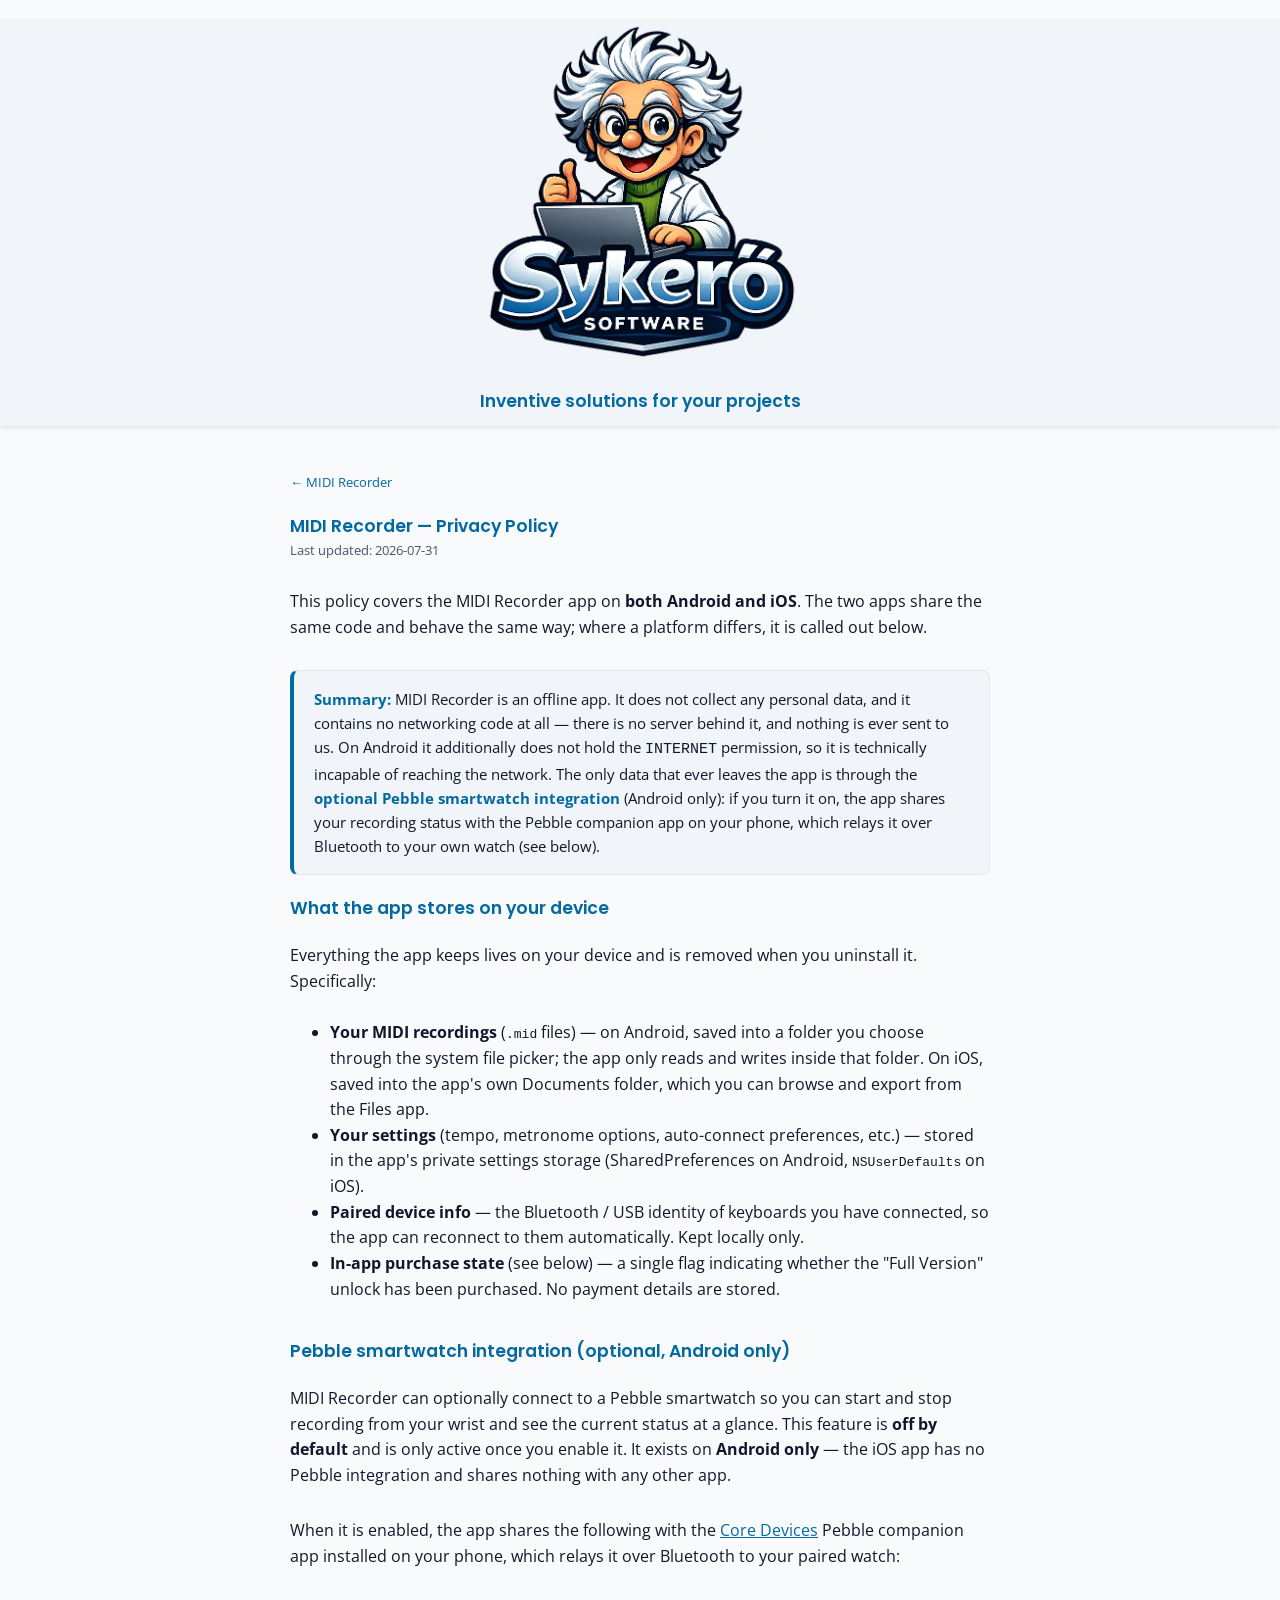
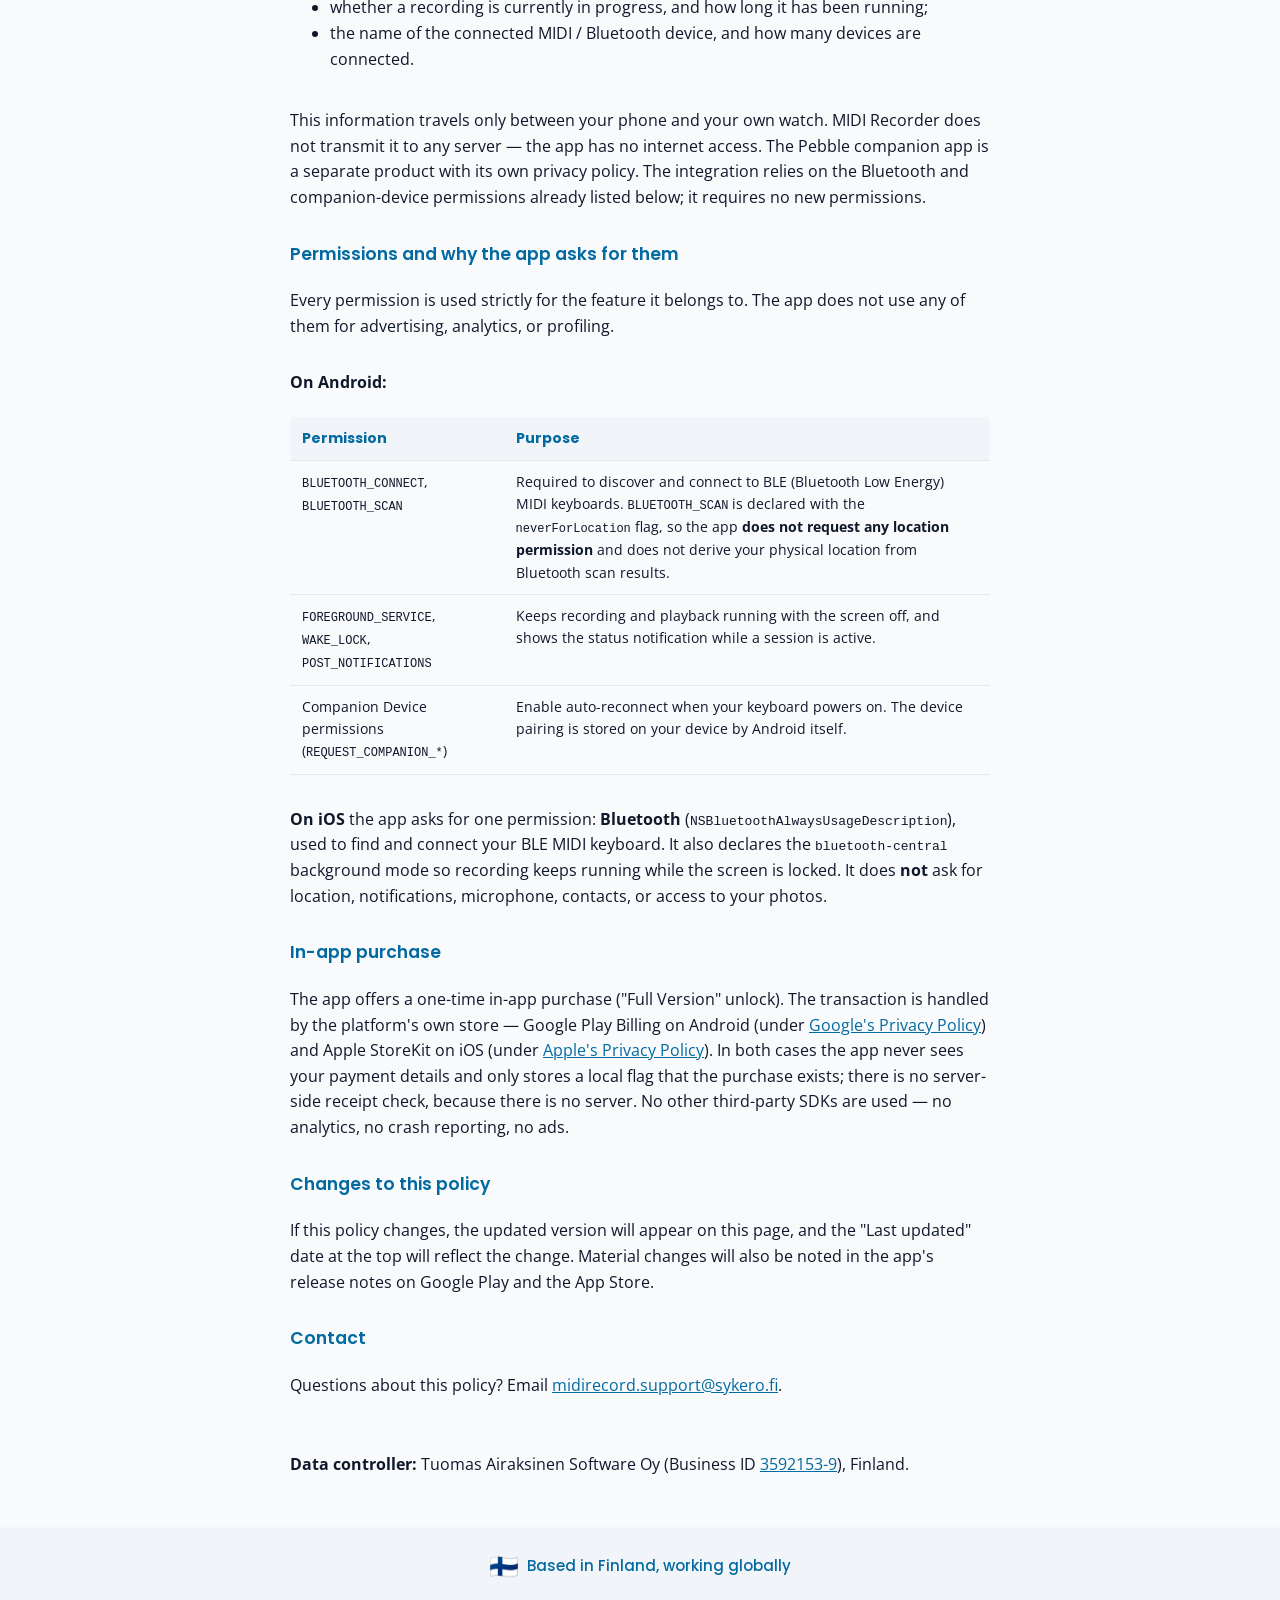
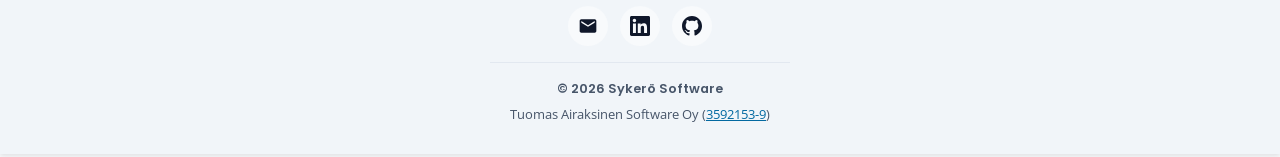
<file: midirecorder/privacy.html>
<!DOCTYPE html>
<html lang="en">
<head>
  <meta http-equiv="Content-Type" content="text/html; charset=utf-8"/>
  <meta name="viewport" content="width=device-width, initial-scale=1.0">

  <!-- Google tag (gtag.js) -->
  <script async src="https://www.googletagmanager.com/gtag/js?id=G-VLRV8C41C3"></script>
  <script>
    window.dataLayer = window.dataLayer || [];
    function gtag(){dataLayer.push(arguments);}
    gtag('js', new Date());
    gtag('config', 'G-VLRV8C41C3');
  </script>
  <meta name="description" content="Privacy policy for the MIDI Recorder app for Android and iOS by Sykerö Software. The app is offline and collects no personal data.">

  <title>MIDI Recorder — Privacy Policy</title>

  <!-- Google Fonts -->
  <link rel="preconnect" href="https://fonts.googleapis.com">
  <link rel="preconnect" href="https://fonts.gstatic.com" crossorigin>
  <link href="https://fonts.googleapis.com/css2?family=Open+Sans:wght@400;600&family=Poppins:wght@500;600;700&display=swap" rel="stylesheet">

  <!-- Favicon -->
  <link rel="icon" type="image/x-icon" href="../favicon.ico">
  <link rel="icon" type="image/png" sizes="32x32" href="../favicon-32.png">

  <link rel="stylesheet" href="../styles.css?v=20260420"/>
  <style>
    .privacy-summary {
      background-color: var(--highlight-background-color);
      border: 1px solid var(--border-color);
      border-left: 4px solid var(--accent-color);
      border-radius: 8px;
      padding: 16px 20px;
      margin-top: 20px;
      font-size: 15px;
    }
    .privacy-summary strong {
      color: var(--highlight-text-color);
    }
    .breadcrumb {
      font-size: 13px;
      color: var(--text-muted);
      padding: 16px 0 0 0;
    }
    .breadcrumb a {
      text-decoration: none;
    }
    .container h4 {
      font-family: var(--font-heading);
      font-size: 14px;
      font-weight: 600;
      color: var(--highlight-text-color);
      margin: 16px 0 4px 0;
      padding: 0;
    }
    .last-updated {
      font-size: 13px;
      color: var(--text-muted);
      padding: 0;
      margin: 0 0 8px 0;
    }
    .permission-table {
      width: 100%;
      border-collapse: collapse;
      margin: 12px 0;
      font-size: 14px;
    }
    .permission-table th, .permission-table td {
      text-align: left;
      padding: 10px 12px;
      border-bottom: 1px solid var(--border-color);
      vertical-align: top;
    }
    .permission-table th {
      font-family: var(--font-heading);
      background-color: var(--highlight-background-color);
      color: var(--highlight-text-color);
    }
    .permission-table code {
      font-size: 12px;
    }
    @media (max-width: 600px) {
      .permission-table, .permission-table thead, .permission-table tbody,
      .permission-table tr, .permission-table th, .permission-table td {
        display: block;
      }
      .permission-table th {
        border-bottom: 2px solid var(--accent-color);
      }
      .permission-table td {
        border-bottom: 1px solid var(--border-color);
        padding: 8px 0;
      }
      .permission-table td:first-child {
        font-weight: 600;
        color: var(--highlight-text-color);
        padding-top: 12px;
      }
    }
  </style>
</head>
<body>
<header>
  <a href="../index.html"><img src="../sykerologo4.png" alt="Sykerö Software logo" class="logo"/></a>
  <h3>Inventive solutions for your projects</h3>
</header>
<div class="container">
  <p class="breadcrumb"><a href="../midirecorder.html">&larr; MIDI Recorder</a></p>

  <h3>MIDI Recorder — Privacy Policy</h3>
  <p class="last-updated">Last updated: 2026-07-31</p>

  <p>This policy covers the MIDI Recorder app on <strong>both Android and iOS</strong>. The two apps share the same code and behave the same way; where a platform differs, it is called out below.</p>

  <div class="privacy-summary">
    <strong>Summary:</strong> MIDI Recorder is an offline app. It does not collect any personal data, and it contains no networking code at all &mdash; there is no server behind it, and nothing is ever sent to us. On Android it additionally does not hold the <code>INTERNET</code> permission, so it is technically incapable of reaching the network. The only data that ever leaves the app is through the <strong>optional Pebble smartwatch integration</strong> (Android only): if you turn it on, the app shares your recording status with the Pebble companion app on your phone, which relays it over Bluetooth to your own watch (see below).
  </div>

  <h3>What the app stores on your device</h3>
  <p>Everything the app keeps lives on your device and is removed when you uninstall it. Specifically:</p>
  <ul>
    <li><strong>Your MIDI recordings</strong> (<code>.mid</code> files) &mdash; on Android, saved into a folder you choose through the system file picker; the app only reads and writes inside that folder. On iOS, saved into the app's own Documents folder, which you can browse and export from the Files app.</li>
    <li><strong>Your settings</strong> (tempo, metronome options, auto-connect preferences, etc.) &mdash; stored in the app's private settings storage (SharedPreferences on Android, <code>NSUserDefaults</code> on iOS).</li>
    <li><strong>Paired device info</strong> &mdash; the Bluetooth / USB identity of keyboards you have connected, so the app can reconnect to them automatically. Kept locally only.</li>
    <li><strong>In-app purchase state</strong> (see below) &mdash; a single flag indicating whether the "Full Version" unlock has been purchased. No payment details are stored.</li>
  </ul>

  <h3>Pebble smartwatch integration (optional, Android only)</h3>
  <p>MIDI Recorder can optionally connect to a Pebble smartwatch so you can start and stop recording from your wrist and see the current status at a glance. This feature is <strong>off by default</strong> and is only active once you enable it. It exists on <strong>Android only</strong> &mdash; the iOS app has no Pebble integration and shares nothing with any other app.</p>
  <p>When it is enabled, the app shares the following with the <a href="https://repebble.com">Core Devices</a> Pebble companion app installed on your phone, which relays it over Bluetooth to your paired watch:</p>
  <ul>
    <li>whether a recording is currently in progress, and how long it has been running;</li>
    <li>the name of the connected MIDI / Bluetooth device, and how many devices are connected.</li>
  </ul>
  <p>This information travels only between your phone and your own watch. MIDI Recorder does not transmit it to any server &mdash; the app has no internet access. The Pebble companion app is a separate product with its own privacy policy. The integration relies on the Bluetooth and companion-device permissions already listed below; it requires no new permissions.</p>

  <h3>Permissions and why the app asks for them</h3>
  <p>Every permission is used strictly for the feature it belongs to. The app does not use any of them for advertising, analytics, or profiling.</p>
  <p><strong>On Android:</strong></p>
  <table class="permission-table">
    <thead>
      <tr><th>Permission</th><th>Purpose</th></tr>
    </thead>
    <tbody>
      <tr>
        <td><code>BLUETOOTH_CONNECT</code>, <code>BLUETOOTH_SCAN</code></td>
        <td>Required to discover and connect to BLE (Bluetooth Low Energy) MIDI keyboards. <code>BLUETOOTH_SCAN</code> is declared with the <code>neverForLocation</code> flag, so the app <strong>does not request any location permission</strong> and does not derive your physical location from Bluetooth scan results.</td>
      </tr>
      <tr>
        <td><code>FOREGROUND_SERVICE</code>, <code>WAKE_LOCK</code>, <code>POST_NOTIFICATIONS</code></td>
        <td>Keeps recording and playback running with the screen off, and shows the status notification while a session is active.</td>
      </tr>
      <tr>
        <td>Companion Device permissions (<code>REQUEST_COMPANION_*</code>)</td>
        <td>Enable auto-reconnect when your keyboard powers on. The device pairing is stored on your device by Android itself.</td>
      </tr>
    </tbody>
  </table>
  <p><strong>On iOS</strong> the app asks for one permission: <strong>Bluetooth</strong> (<code>NSBluetoothAlwaysUsageDescription</code>), used to find and connect your BLE MIDI keyboard. It also declares the <code>bluetooth-central</code> background mode so recording keeps running while the screen is locked. It does <strong>not</strong> ask for location, notifications, microphone, contacts, or access to your photos.</p>

  <h3>In-app purchase</h3>
  <p>The app offers a one-time in-app purchase ("Full Version" unlock). The transaction is handled by the platform's own store &mdash; Google Play Billing on Android (under <a href="https://policies.google.com/privacy">Google's Privacy Policy</a>) and Apple StoreKit on iOS (under <a href="https://www.apple.com/legal/privacy/">Apple's Privacy Policy</a>). In both cases the app never sees your payment details and only stores a local flag that the purchase exists; there is no server-side receipt check, because there is no server. No other third-party SDKs are used — no analytics, no crash reporting, no ads.</p>

  <h3>Changes to this policy</h3>
  <p>If this policy changes, the updated version will appear on this page, and the "Last updated" date at the top will reflect the change. Material changes will also be noted in the app's release notes on Google Play and the App Store.</p>

  <h3>Contact</h3>
  <p>Questions about this policy? Email <a href="mailto:midirecord.support@sykero.fi">midirecord.support@sykero.fi</a>.</p>

  <p style="margin-top: 24px;"><strong>Data controller:</strong> Tuomas Airaksinen Software Oy (Business ID <a href="https://tietopalvelu.ytj.fi/yritys/3592153-9">3592153-9</a>), Finland.</p>
</div>
<footer>
  <div class="footer-contact">
    <p class="footer-location"><span class="flag">&#127467;&#127470;</span> Based in Finland, working globally</p>
  </div>
  <div class="social-links">
    <a href="mailto:midirecord.support@sykero.fi" title="Email" class="social-link">
      <svg viewBox="0 0 24 24" fill="currentColor">
        <path d="M20 4H4c-1.1 0-2 .9-2 2v12c0 1.1.9 2 2 2h16c1.1 0 2-.9 2-2V6c0-1.1-.9-2-2-2zm0 4l-8 5-8-5V6l8 5 8-5v2z"/>
      </svg>
    </a>
    <a href="https://www.linkedin.com/in/tuomasairaksinen/" title="LinkedIn" class="social-link">
      <svg viewBox="0 0 24 24" fill="currentColor">
        <path d="M20.447 20.452h-3.554v-5.569c0-1.328-.027-3.037-1.852-3.037-1.853 0-2.136 1.445-2.136 2.939v5.667H9.351V9h3.414v1.561h.046c.477-.9 1.637-1.85 3.37-1.85 3.601 0 4.267 2.37 4.267 5.455v6.286zM5.337 7.433c-1.144 0-2.063-.926-2.063-2.065 0-1.138.92-2.063 2.063-2.063 1.14 0 2.064.925 2.064 2.063 0 1.139-.925 2.065-2.064 2.065zm1.782 13.019H3.555V9h3.564v11.452zM22.225 0H1.771C.792 0 0 .774 0 1.729v20.542C0 23.227.792 24 1.771 24h20.451C23.2 24 24 23.227 24 22.271V1.729C24 .774 23.2 0 22.222 0h.003z"/>
      </svg>
    </a>
    <a href="https://github.com/tuomas2" title="GitHub" class="social-link">
      <svg viewBox="0 0 24 24" fill="currentColor">
        <path d="M12 0c-6.626 0-12 5.373-12 12 0 5.302 3.438 9.8 8.207 11.387.599.111.793-.261.793-.577v-2.234c-3.338.726-4.033-1.416-4.033-1.416-.546-1.387-1.333-1.756-1.333-1.756-1.089-.745.083-.729.083-.729 1.205.084 1.839 1.237 1.839 1.237 1.07 1.834 2.807 1.304 3.492.997.107-.775.418-1.305.762-1.604-2.665-.305-5.467-1.334-5.467-5.931 0-1.311.469-2.381 1.236-3.221-.124-.303-.535-1.524.117-3.176 0 0 1.008-.322 3.301 1.23.957-.266 1.983-.399 3.003-.404 1.02.005 2.047.138 3.006.404 2.291-1.552 3.297-1.23 3.297-1.23.653 1.653.242 2.874.118 3.176.77.84 1.235 1.911 1.235 3.221 0 4.609-2.807 5.624-5.479 5.921.43.372.823 1.102.823 2.222v3.293c0 .319.192.694.801.576 4.765-1.589 8.199-6.086 8.199-11.386 0-6.627-5.373-12-12-12z"/>
      </svg>
    </a>
  </div>
  <div class="footer-text">
    <div class="footer-brand">&copy; 2026 Sykerö Software</div>
    <div class="footer-legal">Tuomas Airaksinen Software Oy (<a href="https://tietopalvelu.ytj.fi/yritys/3592153-9">3592153-9</a>)</div>
  </div>
</footer>
</body>
</html>
</file>
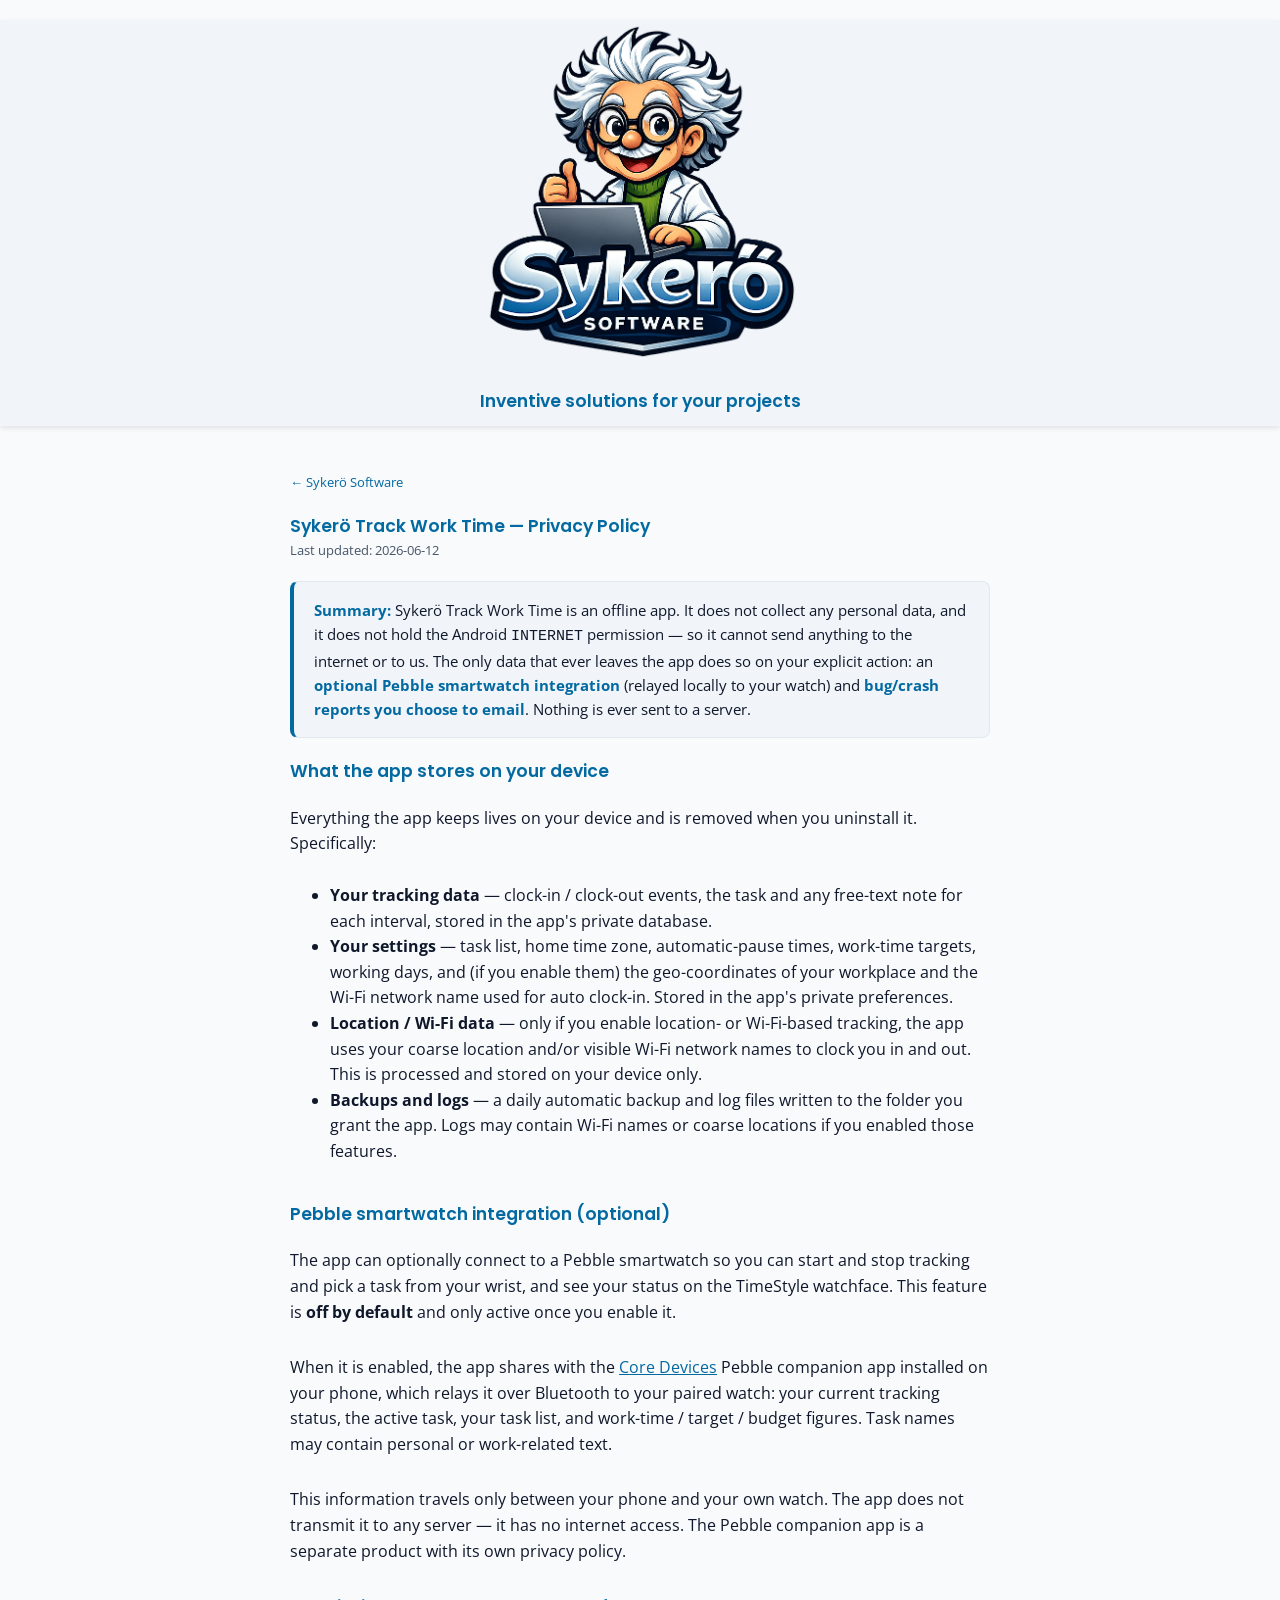
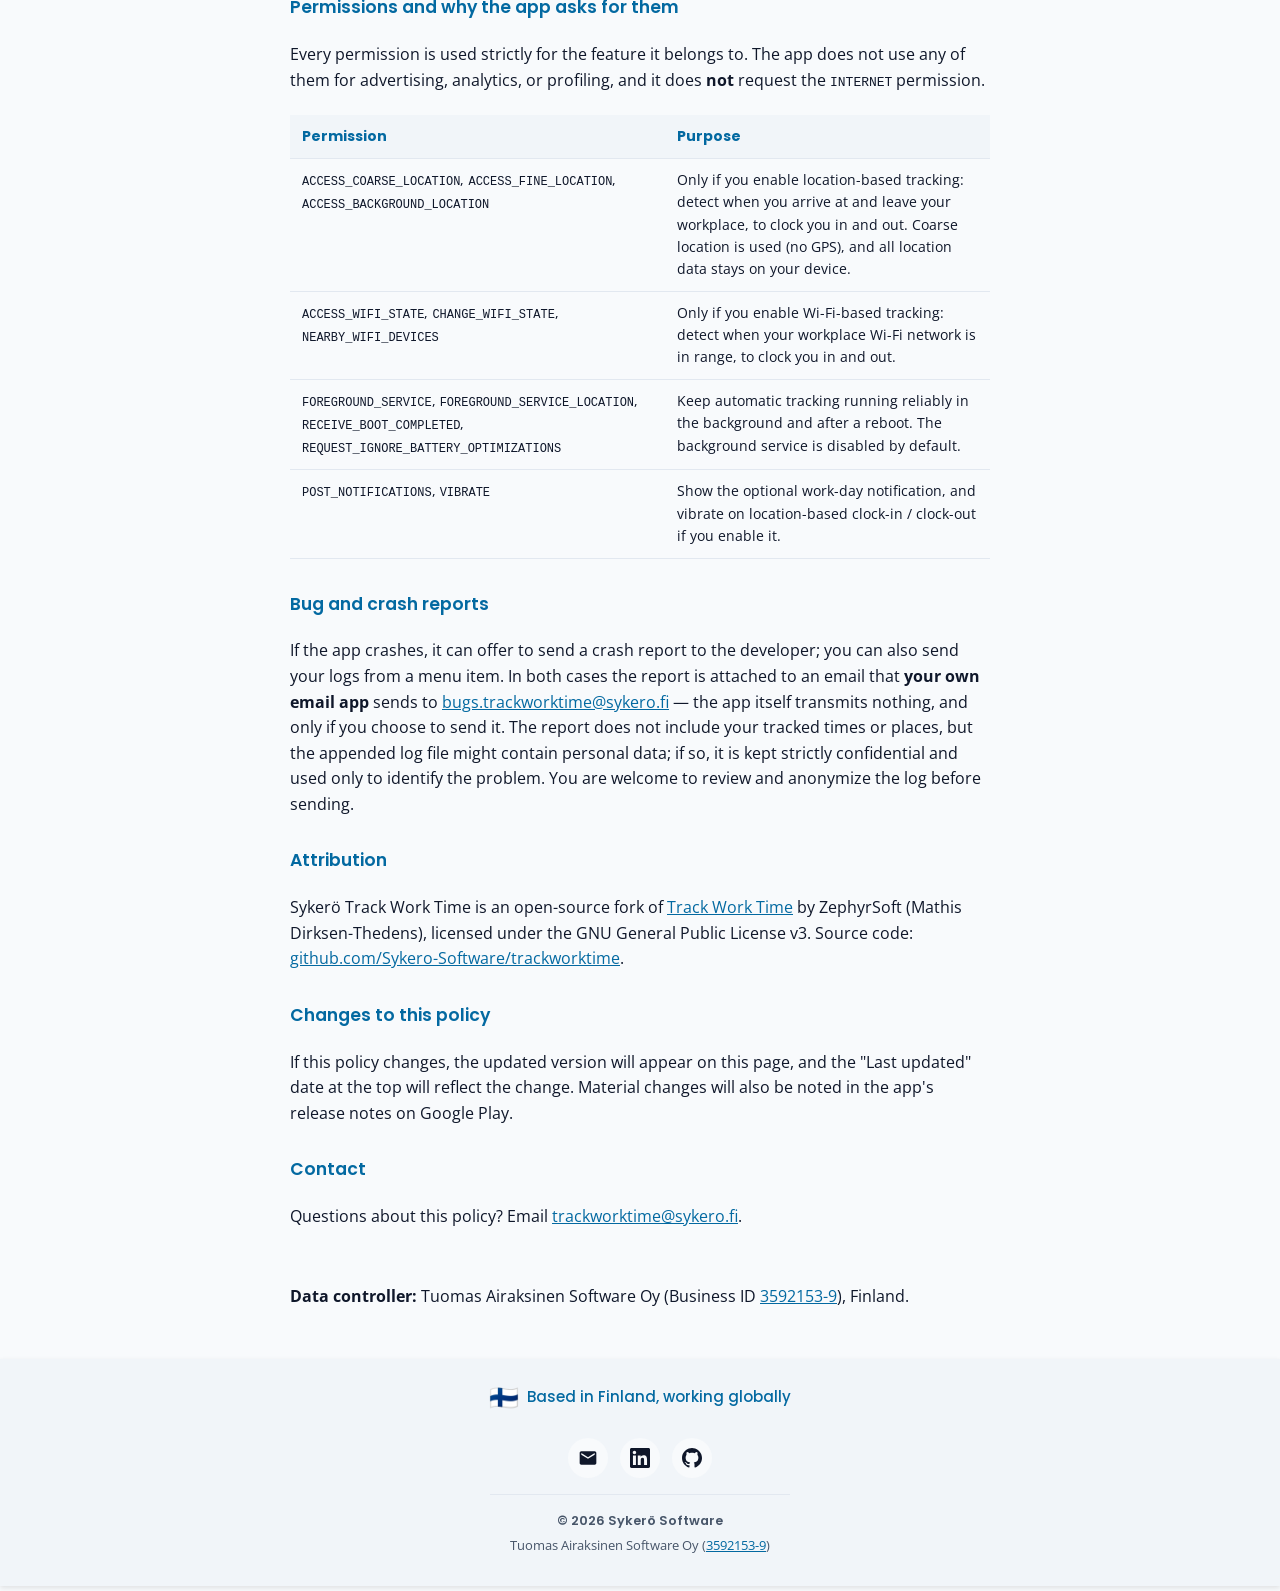
<file: trackworktime/privacy.html>
<!DOCTYPE html>
<html lang="en">
<head>
  <meta http-equiv="Content-Type" content="text/html; charset=utf-8"/>
  <meta name="viewport" content="width=device-width, initial-scale=1.0">

  <!-- Google tag (gtag.js) -->
  <script async src="https://www.googletagmanager.com/gtag/js?id=G-VLRV8C41C3"></script>
  <script>
    window.dataLayer = window.dataLayer || [];
    function gtag(){dataLayer.push(arguments);}
    gtag('js', new Date());
    gtag('config', 'G-VLRV8C41C3');
  </script>
  <meta name="description" content="Privacy policy for the Sykerö Track Work Time Android app by Sykerö Software. The app is offline and collects no personal data.">

  <title>Sykerö Track Work Time — Privacy Policy</title>

  <!-- Google Fonts -->
  <link rel="preconnect" href="https://fonts.googleapis.com">
  <link rel="preconnect" href="https://fonts.gstatic.com" crossorigin>
  <link href="https://fonts.googleapis.com/css2?family=Open+Sans:wght@400;600&family=Poppins:wght@500;600;700&display=swap" rel="stylesheet">

  <!-- Favicon -->
  <link rel="icon" type="image/x-icon" href="../favicon.ico">
  <link rel="icon" type="image/png" sizes="32x32" href="../favicon-32.png">

  <link rel="stylesheet" href="../styles.css?v=20260420"/>
  <style>
    .privacy-summary {
      background-color: var(--highlight-background-color);
      border: 1px solid var(--border-color);
      border-left: 4px solid var(--accent-color);
      border-radius: 8px;
      padding: 16px 20px;
      margin-top: 20px;
      font-size: 15px;
    }
    .privacy-summary strong {
      color: var(--highlight-text-color);
    }
    .breadcrumb {
      font-size: 13px;
      color: var(--text-muted);
      padding: 16px 0 0 0;
    }
    .breadcrumb a {
      text-decoration: none;
    }
    .container h4 {
      font-family: var(--font-heading);
      font-size: 14px;
      font-weight: 600;
      color: var(--highlight-text-color);
      margin: 16px 0 4px 0;
      padding: 0;
    }
    .last-updated {
      font-size: 13px;
      color: var(--text-muted);
      padding: 0;
      margin: 0 0 8px 0;
    }
    .permission-table {
      width: 100%;
      border-collapse: collapse;
      margin: 12px 0;
      font-size: 14px;
    }
    .permission-table th, .permission-table td {
      text-align: left;
      padding: 10px 12px;
      border-bottom: 1px solid var(--border-color);
      vertical-align: top;
    }
    .permission-table th {
      font-family: var(--font-heading);
      background-color: var(--highlight-background-color);
      color: var(--highlight-text-color);
    }
    .permission-table code {
      font-size: 12px;
    }
    @media (max-width: 600px) {
      .permission-table, .permission-table thead, .permission-table tbody,
      .permission-table tr, .permission-table th, .permission-table td {
        display: block;
      }
      .permission-table th {
        border-bottom: 2px solid var(--accent-color);
      }
      .permission-table td {
        border-bottom: 1px solid var(--border-color);
        padding: 8px 0;
      }
      .permission-table td:first-child {
        font-weight: 600;
        color: var(--highlight-text-color);
        padding-top: 12px;
      }
    }
  </style>
</head>
<body>
<header>
  <a href="../index.html"><img src="../sykerologo4.png" alt="Sykerö Software logo" class="logo"/></a>
  <h3>Inventive solutions for your projects</h3>
</header>
<div class="container">
  <p class="breadcrumb"><a href="../index.html">&larr; Sykerö Software</a></p>

  <h3>Sykerö Track Work Time — Privacy Policy</h3>
  <p class="last-updated">Last updated: 2026-06-12</p>

  <div class="privacy-summary">
    <strong>Summary:</strong> Sykerö Track Work Time is an offline app. It does not collect any personal data, and it does not hold the Android <code>INTERNET</code> permission &mdash; so it cannot send anything to the internet or to us. The only data that ever leaves the app does so on your explicit action: an <strong>optional Pebble smartwatch integration</strong> (relayed locally to your watch) and <strong>bug/crash reports you choose to email</strong>. Nothing is ever sent to a server.
  </div>

  <h3>What the app stores on your device</h3>
  <p>Everything the app keeps lives on your device and is removed when you uninstall it. Specifically:</p>
  <ul>
    <li><strong>Your tracking data</strong> &mdash; clock-in / clock-out events, the task and any free-text note for each interval, stored in the app's private database.</li>
    <li><strong>Your settings</strong> &mdash; task list, home time zone, automatic-pause times, work-time targets, working days, and (if you enable them) the geo-coordinates of your workplace and the Wi-Fi network name used for auto clock-in. Stored in the app's private preferences.</li>
    <li><strong>Location / Wi-Fi data</strong> &mdash; only if you enable location- or Wi-Fi-based tracking, the app uses your coarse location and/or visible Wi-Fi network names to clock you in and out. This is processed and stored on your device only.</li>
    <li><strong>Backups and logs</strong> &mdash; a daily automatic backup and log files written to the folder you grant the app. Logs may contain Wi-Fi names or coarse locations if you enabled those features.</li>
  </ul>

  <h3>Pebble smartwatch integration (optional)</h3>
  <p>The app can optionally connect to a Pebble smartwatch so you can start and stop tracking and pick a task from your wrist, and see your status on the TimeStyle watchface. This feature is <strong>off by default</strong> and only active once you enable it.</p>
  <p>When it is enabled, the app shares with the <a href="https://repebble.com">Core Devices</a> Pebble companion app installed on your phone, which relays it over Bluetooth to your paired watch: your current tracking status, the active task, your task list, and work-time / target / budget figures. Task names may contain personal or work-related text.</p>
  <p>This information travels only between your phone and your own watch. The app does not transmit it to any server &mdash; it has no internet access. The Pebble companion app is a separate product with its own privacy policy.</p>

  <h3>Permissions and why the app asks for them</h3>
  <p>Every permission is used strictly for the feature it belongs to. The app does not use any of them for advertising, analytics, or profiling, and it does <strong>not</strong> request the <code>INTERNET</code> permission.</p>
  <table class="permission-table">
    <thead>
      <tr><th>Permission</th><th>Purpose</th></tr>
    </thead>
    <tbody>
      <tr>
        <td><code>ACCESS_COARSE_LOCATION</code>, <code>ACCESS_FINE_LOCATION</code>, <code>ACCESS_BACKGROUND_LOCATION</code></td>
        <td>Only if you enable location-based tracking: detect when you arrive at and leave your workplace, to clock you in and out. Coarse location is used (no GPS), and all location data stays on your device.</td>
      </tr>
      <tr>
        <td><code>ACCESS_WIFI_STATE</code>, <code>CHANGE_WIFI_STATE</code>, <code>NEARBY_WIFI_DEVICES</code></td>
        <td>Only if you enable Wi-Fi-based tracking: detect when your workplace Wi-Fi network is in range, to clock you in and out.</td>
      </tr>
      <tr>
        <td><code>FOREGROUND_SERVICE</code>, <code>FOREGROUND_SERVICE_LOCATION</code>, <code>RECEIVE_BOOT_COMPLETED</code>, <code>REQUEST_IGNORE_BATTERY_OPTIMIZATIONS</code></td>
        <td>Keep automatic tracking running reliably in the background and after a reboot. The background service is disabled by default.</td>
      </tr>
      <tr>
        <td><code>POST_NOTIFICATIONS</code>, <code>VIBRATE</code></td>
        <td>Show the optional work-day notification, and vibrate on location-based clock-in / clock-out if you enable it.</td>
      </tr>
    </tbody>
  </table>

  <h3>Bug and crash reports</h3>
  <p>If the app crashes, it can offer to send a crash report to the developer; you can also send your logs from a menu item. In both cases the report is attached to an email that <strong>your own email app</strong> sends to <a href="mailto:bugs.trackworktime@sykero.fi">bugs.trackworktime@sykero.fi</a> &mdash; the app itself transmits nothing, and only if you choose to send it. The report does not include your tracked times or places, but the appended log file might contain personal data; if so, it is kept strictly confidential and used only to identify the problem. You are welcome to review and anonymize the log before sending.</p>

  <h3>Attribution</h3>
  <p>Sykerö Track Work Time is an open-source fork of <a href="https://codeberg.org/mathisdt/trackworktime">Track Work Time</a> by ZephyrSoft (Mathis Dirksen-Thedens), licensed under the GNU General Public License v3. Source code: <a href="https://github.com/Sykero-Software/trackworktime">github.com/Sykero-Software/trackworktime</a>.</p>

  <h3>Changes to this policy</h3>
  <p>If this policy changes, the updated version will appear on this page, and the "Last updated" date at the top will reflect the change. Material changes will also be noted in the app's release notes on Google Play.</p>

  <h3>Contact</h3>
  <p>Questions about this policy? Email <a href="mailto:trackworktime@sykero.fi">trackworktime@sykero.fi</a>.</p>

  <p style="margin-top: 24px;"><strong>Data controller:</strong> Tuomas Airaksinen Software Oy (Business ID <a href="https://tietopalvelu.ytj.fi/yritys/3592153-9">3592153-9</a>), Finland.</p>
</div>
<footer>
  <div class="footer-contact">
    <p class="footer-location"><span class="flag">&#127467;&#127470;</span> Based in Finland, working globally</p>
  </div>
  <div class="social-links">
    <a href="mailto:trackworktime@sykero.fi" title="Email" class="social-link">
      <svg viewBox="0 0 24 24" fill="currentColor">
        <path d="M20 4H4c-1.1 0-2 .9-2 2v12c0 1.1.9 2 2 2h16c1.1 0 2-.9 2-2V6c0-1.1-.9-2-2-2zm0 4l-8 5-8-5V6l8 5 8-5v2z"/>
      </svg>
    </a>
    <a href="https://www.linkedin.com/in/tuomasairaksinen/" title="LinkedIn" class="social-link">
      <svg viewBox="0 0 24 24" fill="currentColor">
        <path d="M20.447 20.452h-3.554v-5.569c0-1.328-.027-3.037-1.852-3.037-1.853 0-2.136 1.445-2.136 2.939v5.667H9.351V9h3.414v1.561h.046c.477-.9 1.637-1.85 3.37-1.85 3.601 0 4.267 2.37 4.267 5.455v6.286zM5.337 7.433c-1.144 0-2.063-.926-2.063-2.065 0-1.138.92-2.063 2.063-2.063 1.14 0 2.064.925 2.064 2.063 0 1.139-.925 2.065-2.064 2.065zm1.782 13.019H3.555V9h3.564v11.452zM22.225 0H1.771C.792 0 0 .774 0 1.729v20.542C0 23.227.792 24 1.771 24h20.451C23.2 24 24 23.227 24 22.271V1.729C24 .774 23.2 0 22.222 0h.003z"/>
      </svg>
    </a>
    <a href="https://github.com/Sykero-Software" title="GitHub" class="social-link">
      <svg viewBox="0 0 24 24" fill="currentColor">
        <path d="M12 0c-6.626 0-12 5.373-12 12 0 5.302 3.438 9.8 8.207 11.387.599.111.793-.261.793-.577v-2.234c-3.338.726-4.033-1.416-4.033-1.416-.546-1.387-1.333-1.756-1.333-1.756-1.089-.745.083-.729.083-.729 1.205.084 1.839 1.237 1.839 1.237 1.07 1.834 2.807 1.304 3.492.997.107-.775.418-1.305.762-1.604-2.665-.305-5.467-1.334-5.467-5.931 0-1.311.469-2.381 1.236-3.221-.124-.303-.535-1.524.117-3.176 0 0 1.008-.322 3.301 1.23.957-.266 1.983-.399 3.003-.404 1.02.005 2.047.138 3.006.404 2.291-1.552 3.297-1.23 3.297-1.23.653 1.653.242 2.874.118 3.176.77.84 1.235 1.911 1.235 3.221 0 4.609-2.807 5.624-5.479 5.921.43.372.823 1.102.823 2.222v3.293c0 .319.192.694.801.576 4.765-1.589 8.199-6.086 8.199-11.386 0-6.627-5.373-12-12-12z"/>
      </svg>
    </a>
  </div>
  <div class="footer-text">
    <div class="footer-brand">&copy; 2026 Sykerö Software</div>
    <div class="footer-legal">Tuomas Airaksinen Software Oy (<a href="https://tietopalvelu.ytj.fi/yritys/3592153-9">3592153-9</a>)</div>
  </div>
</footer>
</body>
</html>
</file>
<file: styles.css>
/* Reset some default styles */
:root {
  --background-color: #F8FAFC;
  --highlight-background-color: #F1F5F9;
  --text-color: #0F172A;
  --text-muted: #475569;
  --highlight-text-color: #0369A1;
  --accent-color: #0369A1;
  --cta-color: #0369A1;
  --border-color: #E2E8F0;
  --font-heading: 'Poppins', sans-serif;
  --font-body: 'Open Sans', sans-serif;
  color: var(--text-color);
}

/* Reduced motion support */
@media (prefers-reduced-motion: reduce) {
  *, *::before, *::after {
    animation-duration: 0.01ms !important;
    animation-iteration-count: 1 !important;
    transition-duration: 0.01ms !important;
  }
}

.highlight {
  background-color: rgba(3, 105, 161, 0.15);
  padding: 2px 6px;
  border-radius: 4px;
}

a {
  color: var(--accent-color);
}

a:hover {
  color: var(--highlight-text-color);
}

body, h1, h2, h3, p {
  margin: 0;
  padding: 20px 0 10px;
}

/* Set a background color and font */
body {
  font-family: var(--font-body);
  background-color: var(--background-color);
  line-height: 1.6;
}

/* Header styles */
header {
  background-color: var(--highlight-background-color);
  text-align: center;
  box-shadow: 0 2px 5px rgba(0, 0, 0, 0.1);
}

header h1 {
  font-size: 20pt;
  color: var(--highlight-text-color);
}

header .tagline {
  font-family: var(--font-body);
  font-size: 16px;
  color: var(--text-muted);
  margin: 0;
  padding: 0;
}

header h3 {
  padding-top: 8px;
  margin-top: 0;
  color: var(--highlight-text-color);
}

h3 {
  font-family: var(--font-heading);
  font-size: 13pt;
  font-weight: 600;
}

.container h3 {
  color: var(--highlight-text-color);
  padding-bottom: 0;
}

header img.logo {
  max-width: 320px;
  margin-bottom: 10px;
}

/* CTA Button */
.cta-button {
  display: inline-block;
  background-color: var(--cta-color);
  color: #FFFFFF;
  padding: 12px 32px;
  border-radius: 8px;
  text-decoration: none;
  font-family: var(--font-heading);
  font-weight: 600;
  font-size: 14px;
  letter-spacing: 0.02em;
  transition: background-color 0.2s ease-out, transform 0.2s ease-out;
  margin-top: 16px;
}

.cta-button:hover {
  background-color: #0284C7;
  color: #FFFFFF;
  transform: translateY(-2px);
}

.profile-photo {
  width: 120px;
  height: 120px;
  border-radius: 50%;
  object-fit: cover;
  border: 3px solid var(--accent-color);
  box-shadow: 0 4px 12px rgba(0, 0, 0, 0.1);
}

/* Main content styles */
.container {
  max-width: 700px;
  margin: 0 auto;
  padding: 30px 20px;
}

/* Section cards */
.section-card {
  background-color: var(--highlight-background-color);
  border: 1px solid var(--border-color);
  border-radius: 12px;
  padding: 24px;
  margin-bottom: 20px;
}

.section-card h3 {
  margin-top: 0;
  padding-top: 0;
}

.section-card ul {
  margin-bottom: 0;
}

.section-card p:last-child {
  margin-bottom: 0;
  padding-bottom: 0;
}

.intro {
  display: flex;
  align-items: flex-start;
  gap: 24px;
  margin-top: 20px;
}

.intro-text h3 {
  margin-top: 0;
  padding-top: 0;
}

@media (max-width: 768px) {
  .intro {
    gap: 16px;
  }
  .profile-photo {
    width: 80px;
    height: 80px;
    flex-shrink: 0;
  }
}

/* Stats row */
.stats-row {
  display: flex;
  justify-content: center;
  gap: 48px;
  margin: 24px 0;
  padding: 20px;
  background-color: var(--highlight-background-color);
  border: 1px solid var(--border-color);
  border-radius: 12px;
}

.stat-item {
  text-align: center;
  font-family: var(--font-heading);
  color: var(--text-muted);
}

.stat-item strong {
  display: block;
  font-size: 28px;
  font-weight: 700;
  color: var(--highlight-text-color);
  line-height: 1.2;
}

.stats-note {
  text-align: center;
  font-size: 13px;
  color: var(--text-muted);
  margin-top: -16px;
  padding-top: 0;
}

.availability-note {
  font-size: 14px;
  color: var(--text-muted);
  font-style: italic;
  margin-top: 8px;
  padding-top: 0;
}

@media (max-width: 768px) {
  .stats-row {
    gap: 24px;
    padding: 16px;
  }
  .stat-item strong {
    font-size: 24px;
  }
}

/* Projects grid (high-level project list with homepage + Play links) */
.projects-grid {
  display: grid;
  grid-template-columns: 1fr 1fr;
  gap: 16px;
  margin-top: 12px;
}

.project-card {
  background-color: var(--highlight-background-color);
  border: 1px solid var(--border-color);
  border-radius: 12px;
  padding: 16px 20px;
  display: flex;
  flex-direction: column;
  gap: 12px;
}

.project-card-head {
  display: flex;
  align-items: flex-start;
  gap: 12px;
}

.project-card-logo {
  height: 40px;
  width: auto;
  flex-shrink: 0;
}

.project-card-logo.project-card-logo-icon {
  height: 40px;
  width: 40px;
  border-radius: 8px;
  object-fit: cover;
}

.project-card h4 {
  font-family: var(--font-heading);
  font-size: 15px;
  font-weight: 600;
  color: var(--highlight-text-color);
  margin: 0;
  padding: 0 0 2px 0;
}

.project-card-desc {
  margin: 0;
  padding: 0;
  font-size: 13px;
  color: var(--text-muted);
  line-height: 1.4;
}

.project-card-links {
  display: flex;
  gap: 8px;
  flex-wrap: wrap;
  margin-top: auto;
}

.project-card-links a {
  font-family: var(--font-heading);
  font-size: 13px;
  font-weight: 600;
  text-decoration: none;
  padding: 6px 12px;
  border-radius: 6px;
  border: 1px solid var(--border-color);
  background-color: var(--background-color);
  transition: background-color 0.2s, color 0.2s, border-color 0.2s;
}

.project-card-links a:hover {
  background-color: var(--accent-color);
  color: #FFFFFF;
  border-color: var(--accent-color);
}

@media (max-width: 600px) {
  .projects-grid {
    grid-template-columns: 1fr;
  }
}

/* Case study header */
.case-header {
  display: flex;
  align-items: center;
  justify-content: center;
  gap: 10px;
  margin-bottom: 4px;
}

.featured-logo {
  height: 24px;
  width: auto;
}

.featured-stats {
  font-family: var(--font-heading);
  font-size: 12px;
  font-weight: 500;
  color: var(--text-muted);
}

/* Case Study carousel */
.case-carousel {
  display: flex;
  gap: 16px;
  overflow-x: auto;
  overflow-y: hidden;
  scroll-snap-type: x mandatory;
  scroll-behavior: smooth;
  -webkit-overflow-scrolling: touch;
  scrollbar-width: none;
  -ms-overflow-style: none;
  margin-top: 12px;
}

.case-carousel::-webkit-scrollbar {
  display: none;
}

.carousel-pagination {
  display: flex;
  justify-content: center;
  gap: 8px;
  margin-top: 16px;
}

.pagination-btn {
  width: 32px;
  height: 32px;
  border-radius: 50%;
  border: 2px solid var(--border-color);
  background: var(--background-color);
  color: var(--text-muted);
  font-family: var(--font-heading);
  font-size: 13px;
  font-weight: 600;
  cursor: pointer;
  transition: all 0.2s ease;
}

.pagination-btn:hover {
  border-color: var(--accent-color);
  color: var(--accent-color);
}

.pagination-btn.active {
  background: var(--accent-color);
  border-color: var(--accent-color);
  color: white;
}

.pagination-arrow {
  width: 32px;
  height: 32px;
  border-radius: 50%;
  border: 2px solid var(--border-color);
  background: var(--background-color);
  color: var(--text-muted);
  font-size: 20px;
  line-height: 1;
  cursor: pointer;
  transition: all 0.2s ease;
}

.pagination-arrow:hover {
  border-color: var(--accent-color);
  color: var(--accent-color);
}

.pagination-arrow:disabled {
  opacity: 0.3;
  cursor: not-allowed;
}

/* Case Study cards */
.case-study {
  background-color: var(--highlight-background-color);
  border: 1px solid var(--border-color);
  border-radius: 12px;
  padding: 20px 24px;
  flex: 0 0 100%;
  scroll-snap-align: start;
  box-sizing: border-box;
}

.case-study h4 {
  font-family: var(--font-heading);
  font-size: 14px;
  font-weight: 600;
  color: var(--highlight-text-color);
  margin: 0 0 12px 0;
  padding: 0;
}

.case-study p {
  margin: 0;
  padding: 4px 0;
  font-size: 14px;
}

.case-study p:last-of-type {
  padding-bottom: 0;
}

.case-testimonial {
  margin: 16px 0 0 0;
  padding: 12px 16px;
  background-color: var(--background-color);
  border-left: 3px solid var(--accent-color);
  border-radius: 0 8px 8px 0;
  font-style: italic;
  font-size: 13px;
  line-height: 1.5;
}

.case-testimonial cite {
  display: block;
  margin-top: 6px;
  font-style: normal;
  font-size: 11px;
  color: var(--text-muted);
}

.case-testimonial .stars {
  display: block;
  color: #F59E0B;
  font-style: normal;
  font-size: 14px;
  letter-spacing: 2px;
  margin-bottom: 4px;
}

/* Testimonials */
.testimonials {
  display: flex;
  flex-direction: column;
  gap: 16px;
}

.testimonial {
  background-color: var(--highlight-background-color);
  border: 1px solid var(--border-color);
  border-left: 3px solid var(--accent-color);
  border-radius: 0 12px 12px 0;
  padding: 16px 20px;
  margin: 0;
  font-style: italic;
  font-size: 14px;
  line-height: 1.5;
}

.testimonial cite {
  display: block;
  margin-top: 8px;
  font-style: normal;
  font-size: 12px;
  color: var(--text-muted);
}

/* Footer styles */
footer {
  background-color: var(--highlight-background-color);
  text-align: center;
  box-shadow: 0 2px 5px rgba(0, 0, 0, 0.1);
  margin-top: 10px;
  padding: 20px 10px 30px;
}

.footer-contact {
  margin-bottom: 20px;
}

.footer-location {
  font-family: var(--font-heading);
  font-size: 15px;
  font-weight: 500;
  margin: 0 0 8px 0;
  padding: 0;
  color: var(--highlight-text-color);
}

.footer-location .flag {
  font-size: 24px;
  vertical-align: middle;
  margin-right: 4px;
}

.footer-email {
  margin: 0;
  padding: 0;
}

.footer-email a {
  font-family: var(--font-heading);
  font-size: 20px;
  font-weight: 600;
  color: var(--highlight-text-color);
}

.social-links {
  display: flex;
  justify-content: center;
  gap: 12px;
  margin-bottom: 10px;
}

.social-link {
  display: flex;
  align-items: center;
  justify-content: center;
  width: 40px;
  height: 40px;
  border-radius: 50%;
  text-decoration: none;
  color: var(--text-color);
  background-color: var(--background-color);
  transition: background-color 0.2s, color 0.2s, transform 0.2s;
}

.social-link:hover {
  background-color: var(--accent-color);
  color: white;
  transform: translateY(-2px);
}

.social-link svg {
  width: 20px;
  height: 20px;
}

.footer-andbible {
  display: flex;
  align-items: center;
  justify-content: center;
  gap: 8px;
  margin: 0;
  padding: 0;
  font-size: 13px;
}

.footer-andbible-logo {
  height: 18px;
  width: auto;
}

.footer-andbible a {
  color: var(--text-muted);
}

.footer-andbible a:hover {
  color: var(--highlight-text-color);
}

.footer-text {
  font-size: 80%;
  color: var(--text-muted);
  margin-top: 16px;
  padding-top: 16px;
  border-top: 1px solid var(--border-color);
  max-width: 300px;
  margin-left: auto;
  margin-right: auto;
}

.footer-brand {
  font-family: var(--font-heading);
  font-weight: 600;
}

.footer-legal {
  font-family: var(--font-body);
  margin-top: 4px;
}

/* Responsive adjustments */
@media (max-width: 768px) {
  header img.logo {
    max-width: 240px;
  }
  .container {
    margin: 10px;
    padding: 20px 15px;
  }
  .profile-photo {
    width: 100px;
    height: 100px;
  }
}
</file>
